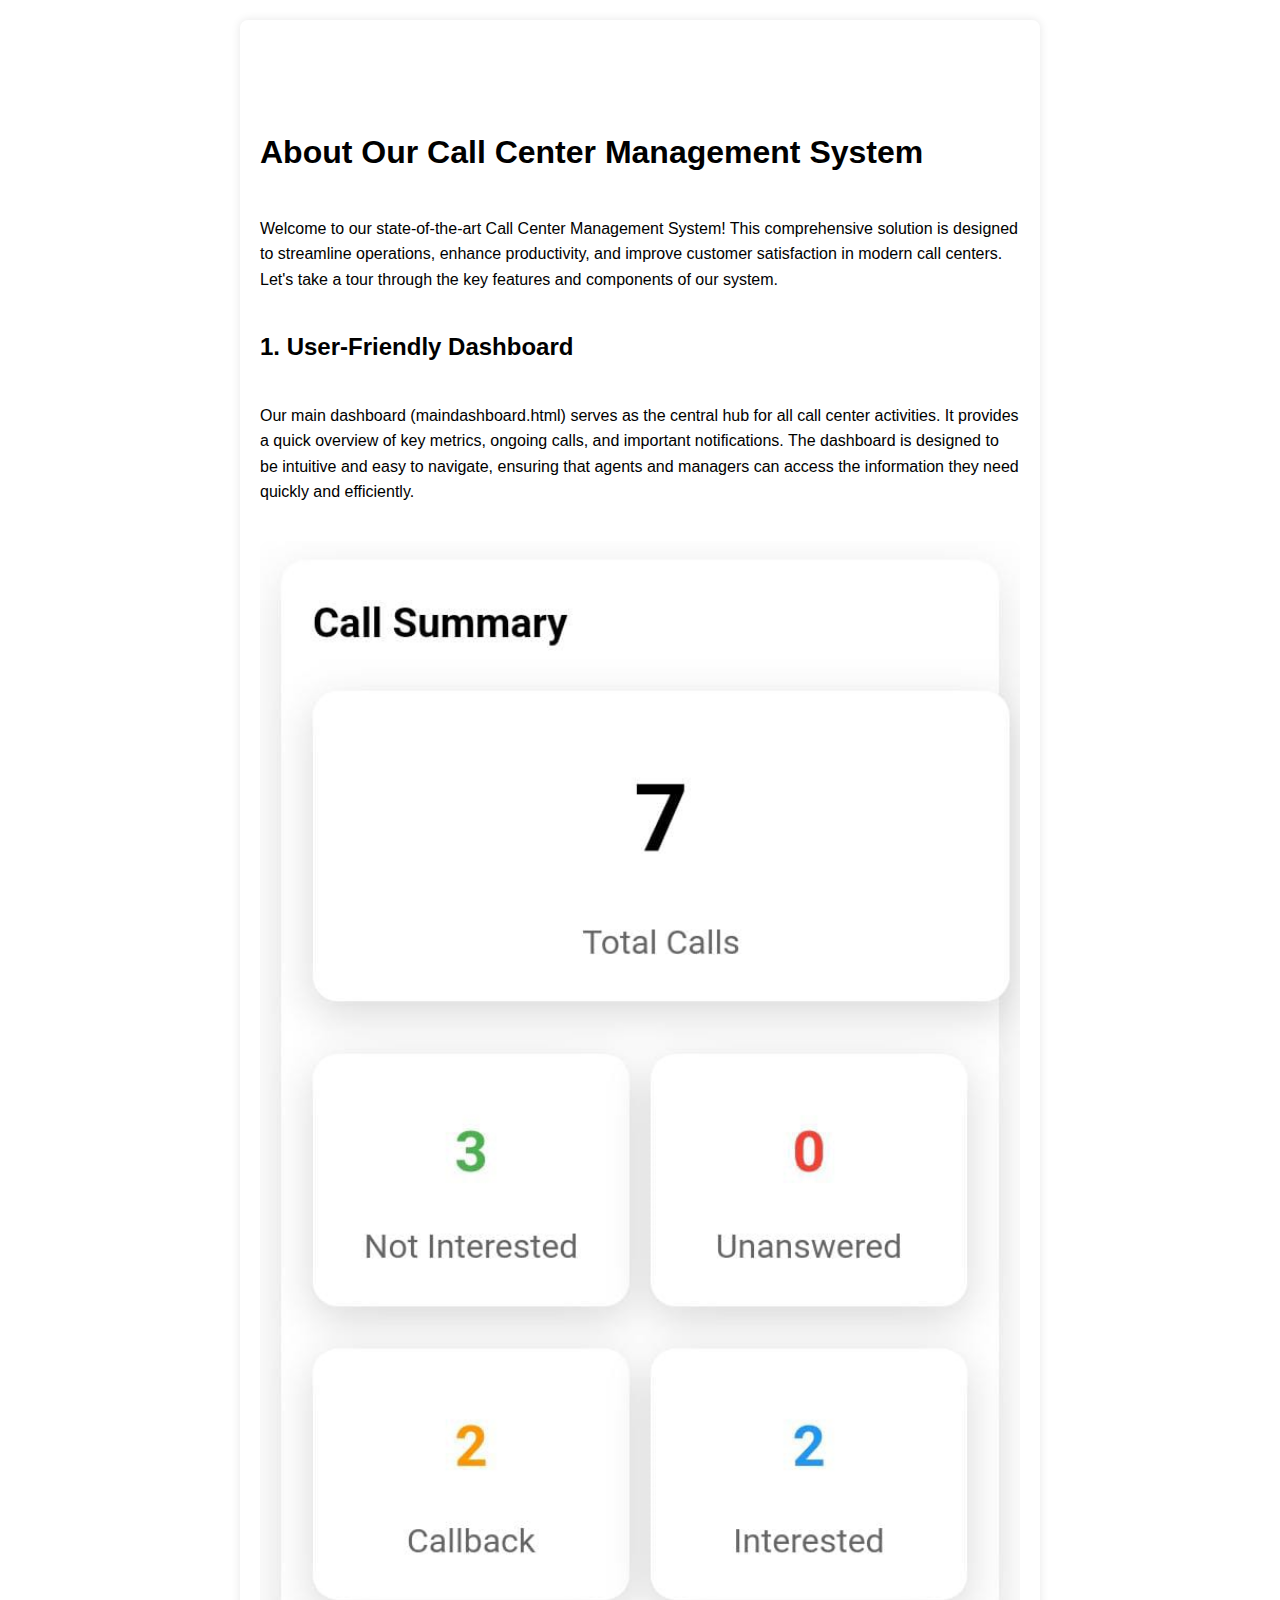
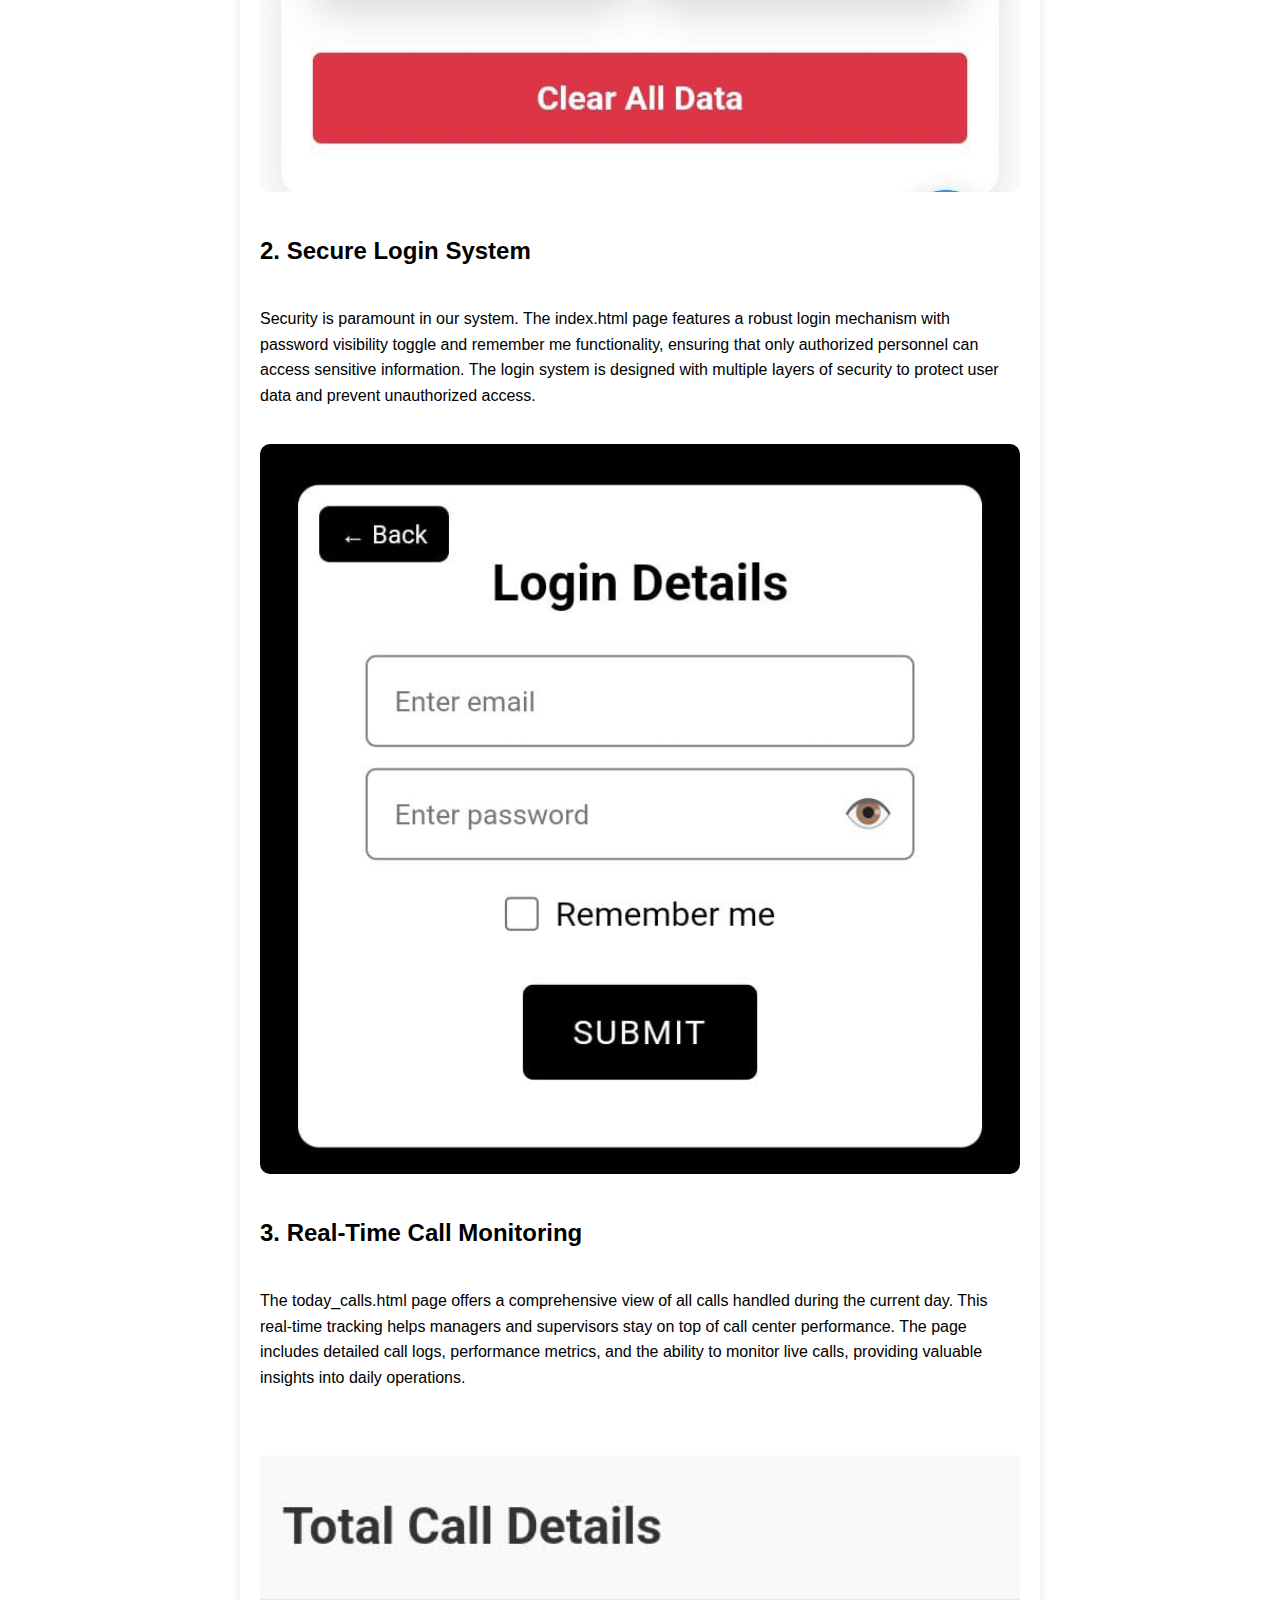
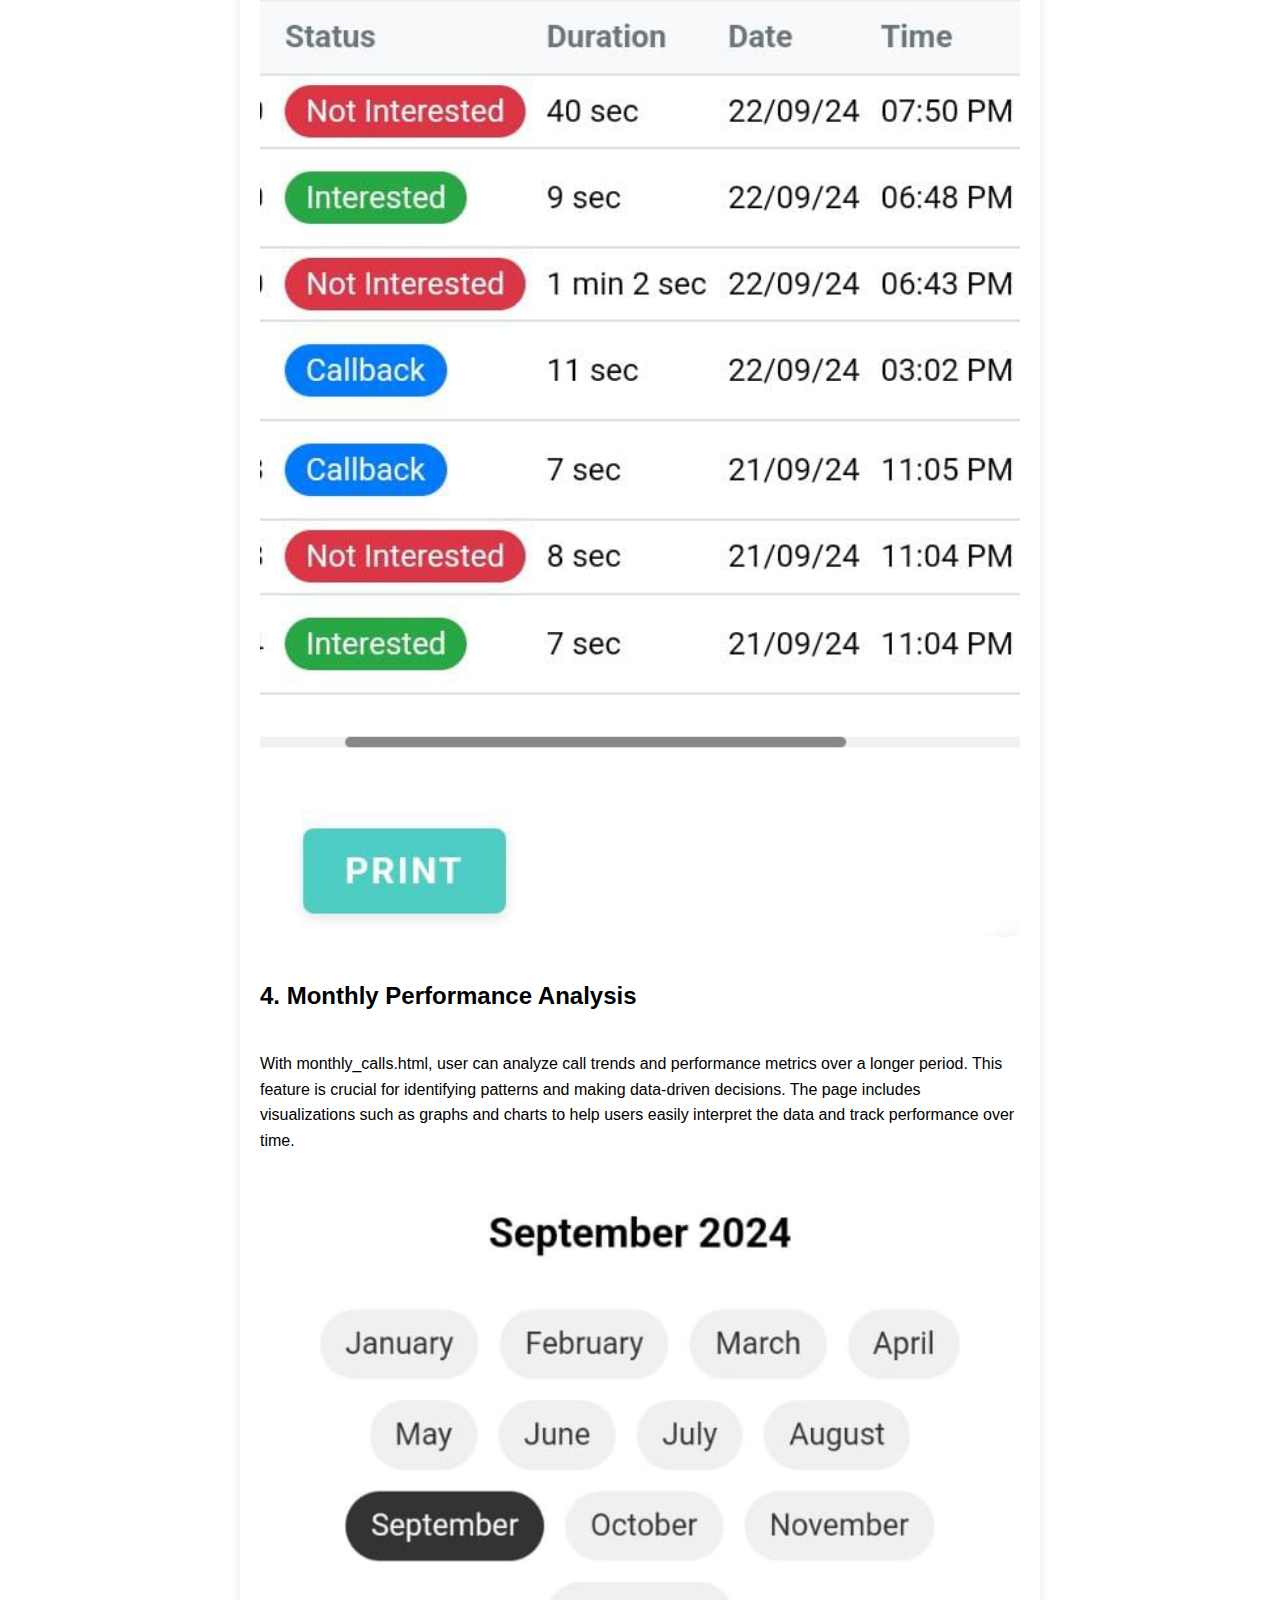
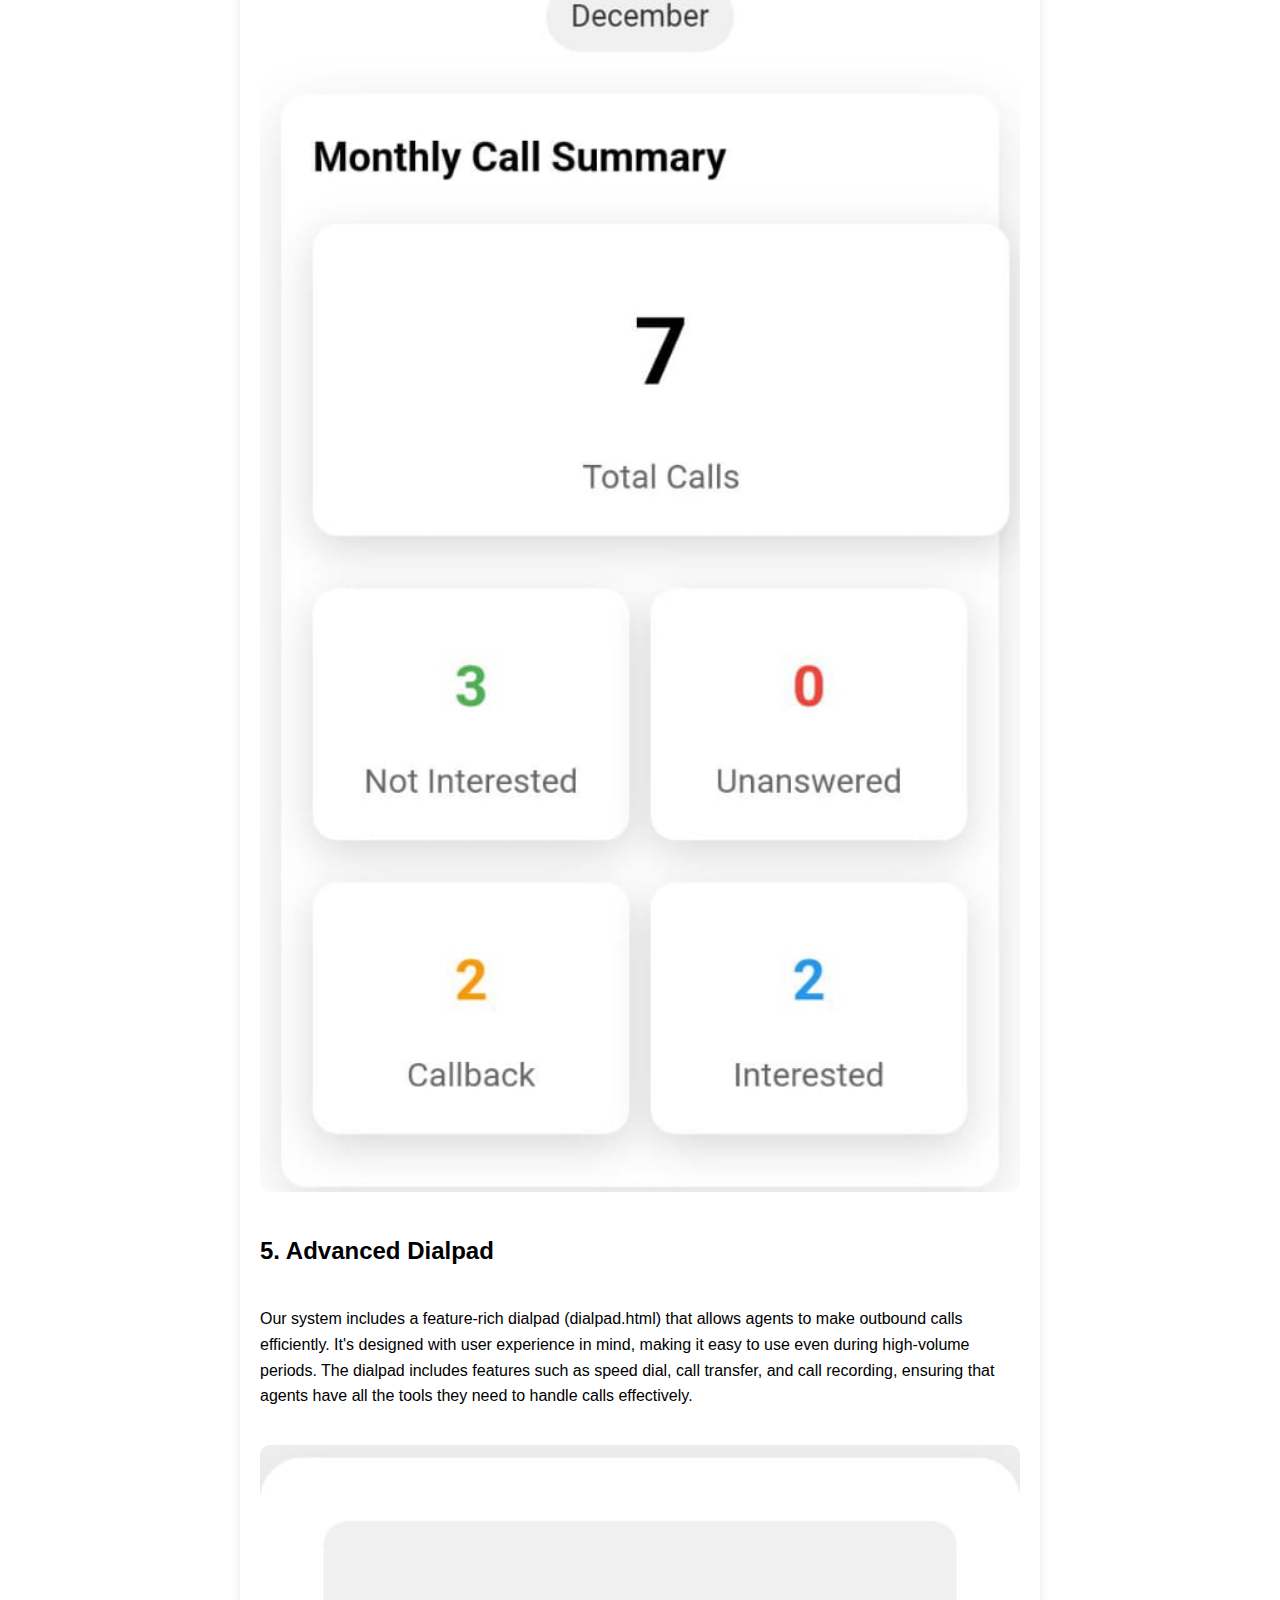
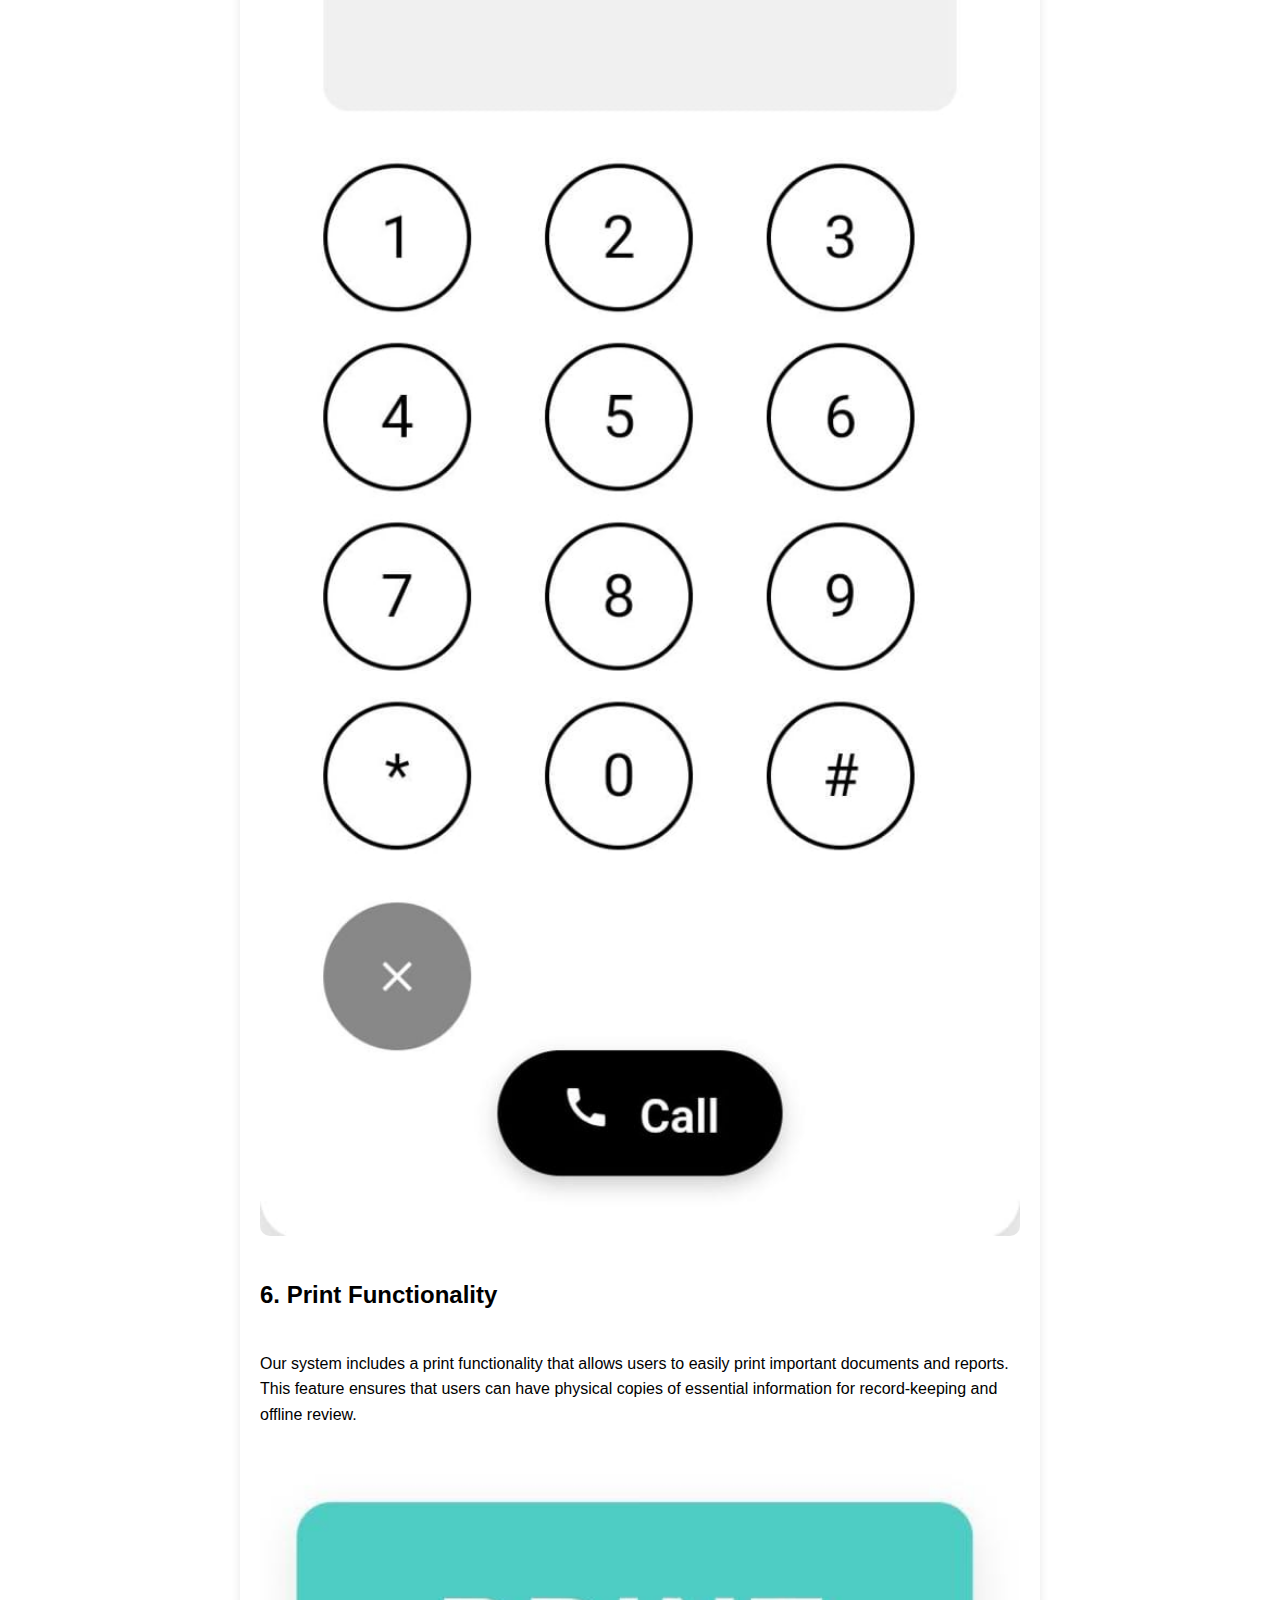
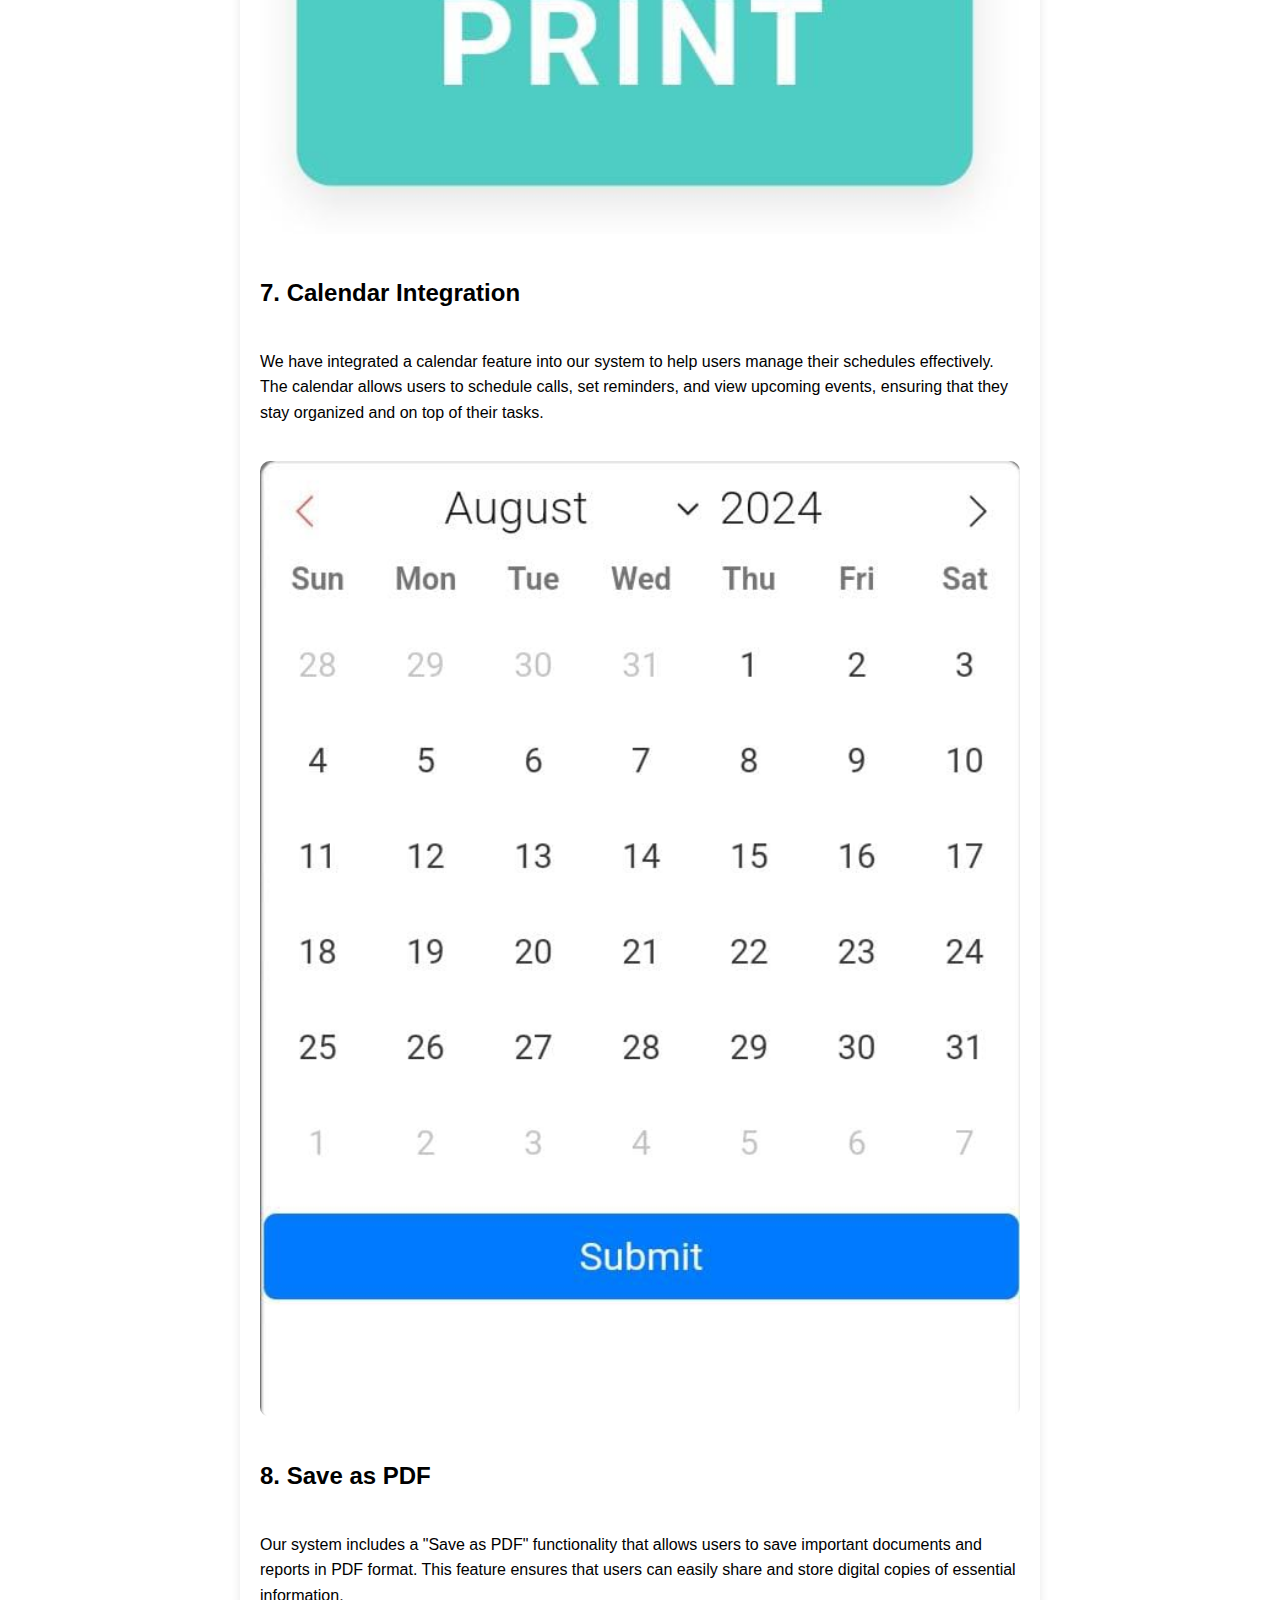
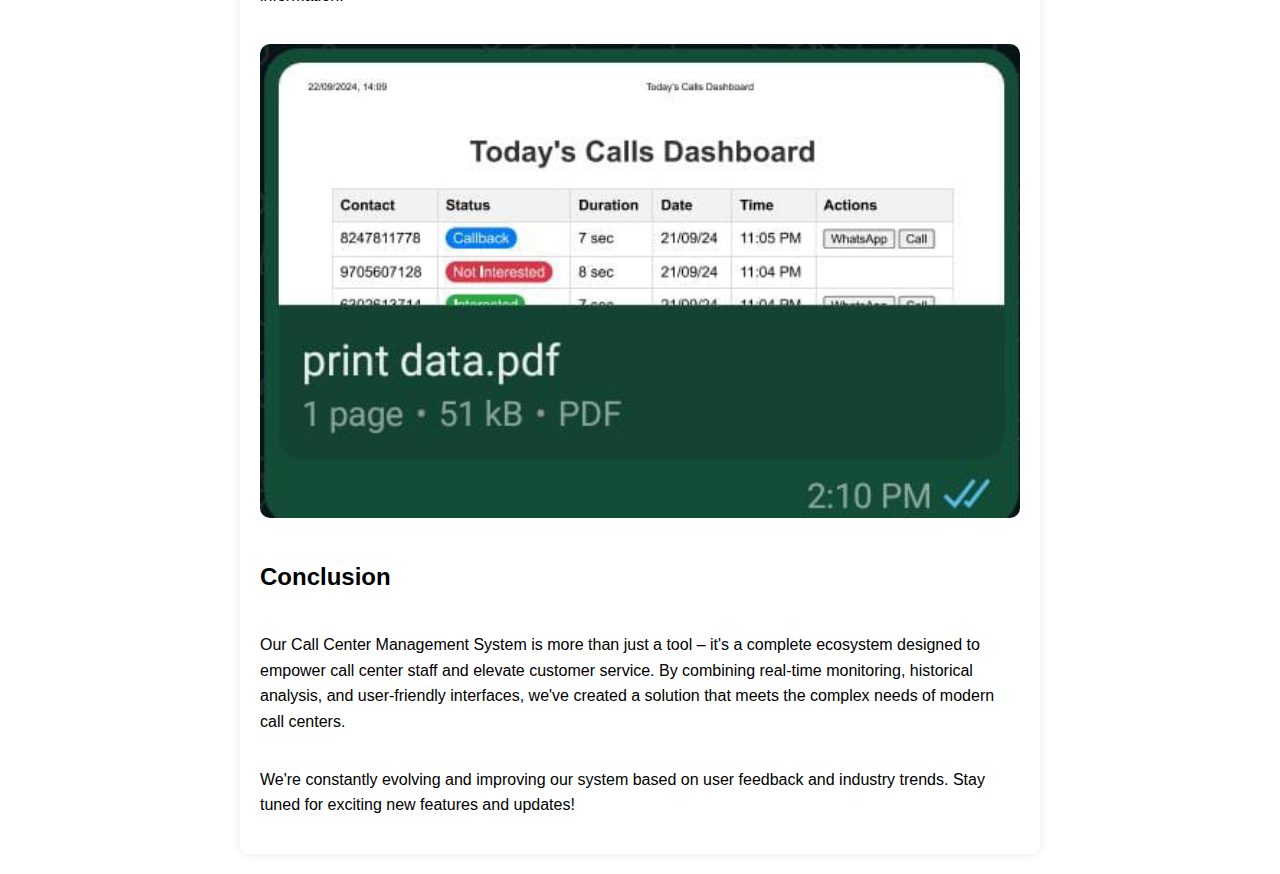
<file: about.html>
<!DOCTYPE html>
<html lang="en">
<head>
    <meta charset="UTF-8">
    <meta name="viewport" content="width=device-width, initial-scale=1.0">
    <title>About Our Call Center Management System</title>
    <link rel="stylesheet" href="style.css">
    <style>
        body {
            font-family: Arial, sans-serif;
            line-height: 1.6;
            color: var(--primary-color);
            background-color: var(--secondary-color);
            padding: 20px;
        }
        .container {
            max-width: 800px;
            margin: 0 auto;
        }
        h1, h2 {
            color: var(--accent-color);
        }
        .image-placeholder {
            background-color: #f0f0f0;
            height: 300px;
            display: flex;
            justify-content: center;
            align-items: center;
            margin: 20px 0;
            border-radius: 10px;
        }
        .responsive-image {
            width: 100%;
            height: auto;
            border-radius: 10px;
            margin: 20px 0;
        }
        .back-button {
            display: inline-block;
            margin-bottom: 20px;
            padding: 10px 20px;
            background-color: var(--accent-color);
            color: #fff;
            text-decoration: none;
            border-radius: 5px;
        }
    </style>
</head>
<body>
    <div class="container">
        <a href="index.html" class="back-button">Back</a>
        <h1>About Our Call Center Management System</h1>
        
        <p>Welcome to our state-of-the-art Call Center Management System! This comprehensive solution is designed to streamline operations, enhance productivity, and improve customer satisfaction in modern call centers. Let's take a tour through the key features and components of our system.</p>

        <h2>1. User-Friendly Dashboard</h2>
        <p>Our main dashboard (maindashboard.html) serves as the central hub for all call center activities. It provides a quick overview of key metrics, ongoing calls, and important notifications. The dashboard is designed to be intuitive and easy to navigate, ensuring that agents and managers can access the information they need quickly and efficiently.</p>
        <img src="images/dashboardwallah.jpg" alt="User-Friendly Dashboard" class="responsive-image">

        <h2>2. Secure Login System</h2>
        <p>Security is paramount in our system. The index.html page features a robust login mechanism with password visibility toggle and remember me functionality, ensuring that only authorized personnel can access sensitive information. The login system is designed with multiple layers of security to protect user data and prevent unauthorized access.</p>
        <img src="images/passwordwallah.jpg" alt="Secure Login System" class="responsive-image">

        <h2>3. Real-Time Call Monitoring</h2>
        <p>The today_calls.html page offers a comprehensive view of all calls handled during the current day. This real-time tracking helps managers and supervisors stay on top of call center performance. The page includes detailed call logs, performance metrics, and the ability to monitor live calls, providing valuable insights into daily operations.</p>
        <img src="images/realtimewallah.jpg" alt="Real-Time Call Monitoring" class="responsive-image">

        <h2>4. Monthly Performance Analysis</h2>
        <p>With monthly_calls.html, user can analyze call trends and performance metrics over a longer period. This feature is crucial for identifying patterns and making data-driven decisions. The page includes visualizations such as graphs and charts to help users easily interpret the data and track performance over time.</p>
        <img src="images/monthly wallah.jpg" alt="Monthly Performance Analysis" class="responsive-image">

        <h2>5. Advanced Dialpad</h2>
        <p>Our system includes a feature-rich dialpad (dialpad.html) that allows agents to make outbound calls efficiently. It's designed with user experience in mind, making it easy to use even during high-volume periods. The dialpad includes features such as speed dial, call transfer, and call recording, ensuring that agents have all the tools they need to handle calls effectively.</p>
        <img src="images/dialpadwallah.jpg" alt="Advanced Dialpad" class="responsive-image">

        <h2>6. Print Functionality</h2>
        <p>Our system includes a print functionality that allows users to easily print important documents and reports. This feature ensures that users can have physical copies of essential information for record-keeping and offline review.</p>
        <img src="images/printwallah.jpg" alt="Print Functionality" class="responsive-image">

        <h2>7. Calendar Integration</h2>
        <p>We have integrated a calendar feature into our system to help users manage their schedules effectively. The calendar allows users to schedule calls, set reminders, and view upcoming events, ensuring that they stay organized and on top of their tasks.</p>
        <img src="images/calenderwallah.jpg" alt="Calendar Integration" class="responsive-image">

        <h2>8. Save as PDF</h2>
        <p>Our system includes a "Save as PDF" functionality that allows users to save important documents and reports in PDF format. This feature ensures that users can easily share and store digital copies of essential information.</p>
        <img src="images/pdfwallah.jpg" alt="Save as PDF" class="responsive-image">

        <h2>Conclusion</h2>
        <p>Our Call Center Management System is more than just a tool – it's a complete ecosystem designed to empower call center staff and elevate customer service. By combining real-time monitoring, historical analysis, and user-friendly interfaces, we've created a solution that meets the complex needs of modern call centers.</p>

        <p>We're constantly evolving and improving our system based on user feedback and industry trends. Stay tuned for exciting new features and updates!</p>
    </div>
</body>
</html>
</file>
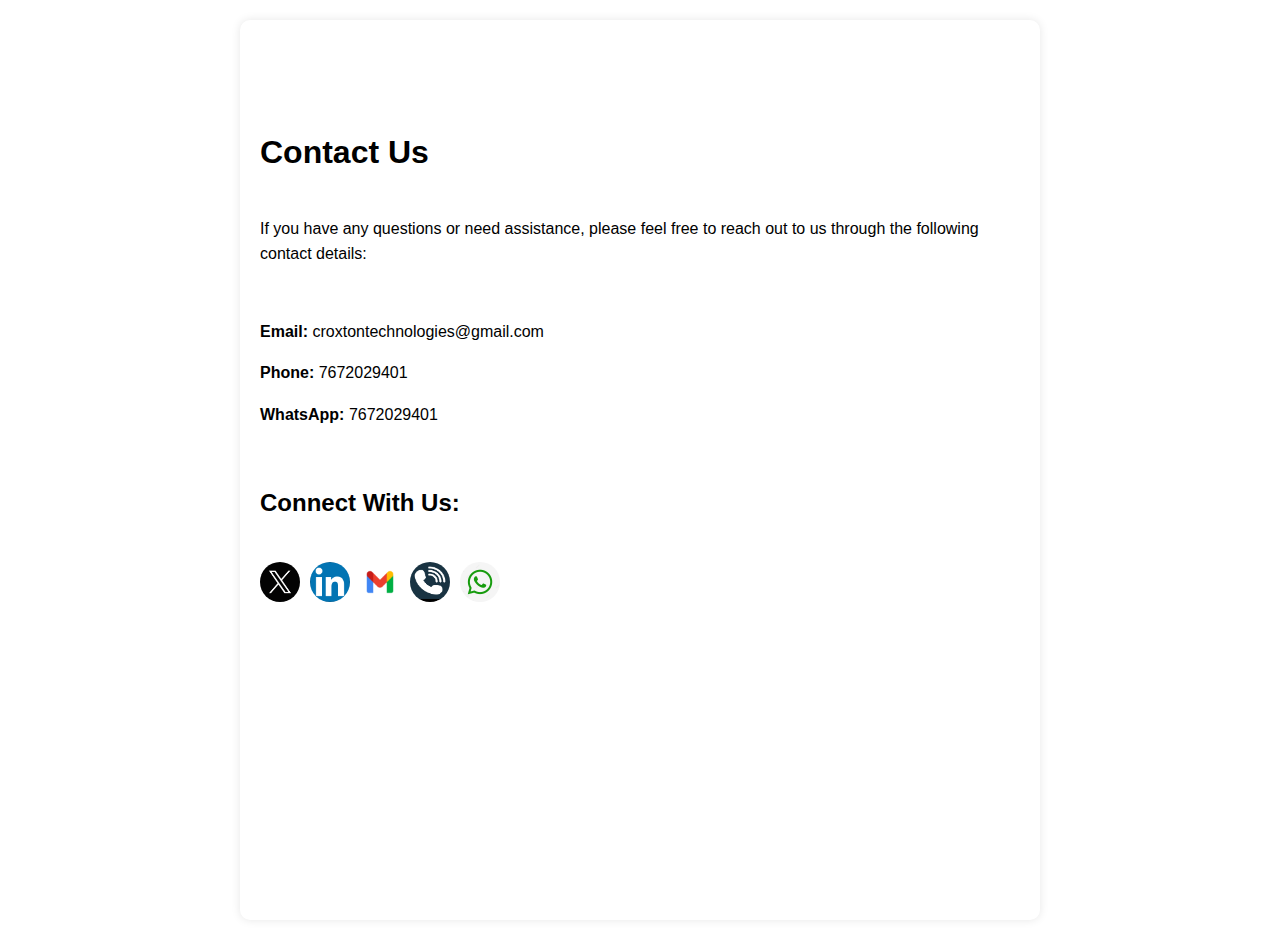
<file: help.html>
<!DOCTYPE html>
<html lang="en">
<head>
    <meta charset="UTF-8">
    <meta name="viewport" content="width=device-width, initial-scale=1.0">
    <title>Help & Contact</title>
    <link rel="stylesheet" href="style.css">
    <style>
        body {
            font-family: Arial, sans-serif;
            line-height: 1.6;
            color: var(--primary-color);
            background-color: var(--secondary-color);
            padding: 20px;
        }
        .container {
            max-width: 800px;
            margin: 0 auto;
            padding: 20px;
            background-color: #fff;
            border-radius: 10px;
            box-shadow: 0 0 10px rgba(0, 0, 0, 0.1);
        }
        h1, h2 {
            color: var(--accent-color);
        }
        .contact-info {
            margin: 20px 0;
        }
        .social-icons {
            display: flex;
            flex-wrap: wrap;
            gap: 10px;
            margin: 20px 0;
        }
        .social-icons a {
            text-decoration: none;
            color: var(--primary-color);
            font-size: 24px;
        }
        .social-icons img {
            width: 40px;
            height: 40px;
            border-radius: 50%;
            transition: transform 0.3s;
        }
        .social-icons img:hover {
            transform: scale(1.1);
        }
        .back-button {
            display: inline-block;
            margin-bottom: 20px;
            padding: 10px 20px;
            background-color: var(--accent-color);
            color: #fff;
            text-decoration: none;
            border-radius: 5px;
        }
        @media (max-width: 600px) {
            .container {
                padding: 10px;
            }
            .social-icons img {
                width: 30px;
                height: 30px;
            }
        }
    </style>
</head>
<body>
    <div class="container">
        <a href="index.html" class="back-button">Back</a>
        <h1>Contact Us</h1>
        <p>If you have any questions or need assistance, please feel free to reach out to us through the following contact details:</p>
        
        <div class="contact-info">
            <p><strong>Email:</strong> croxtontechnologies@gmail.com</p>
            <p><strong>Phone:</strong> 7672029401</p>
            <p><strong>WhatsApp:</strong> 7672029401</p>
        </div>

        <h2>Connect With Us:</h2>
        <div class="social-icons">
            <a href="https://x.com/croxtonai" target="_blank">
                <img src="images/twitter.jpg" alt="Twitter">
            </a>
            <a href="https://www.linkedin.com/company/croxton-technologies/?viewAsMember=true" target="_blank">
                <img src="images/linkedin.jpg" alt="LinkedIn">
            </a>
            <a href="mailto:croxtontechnologies@gmail.com">
                <img src="images/gmail.jpg" alt="Gmail">
            </a>
            <a href="tel:+917672029401">
                <img src="images/call.jpg" alt="Call">
            </a>
            <a href="https://wa.me/+917672029401" target="_blank">
                <img src="images/whatsapp.jpg" alt="WhatsApp">
            </a>
        </div>

    
    </div>
</body>
</html>
</file>
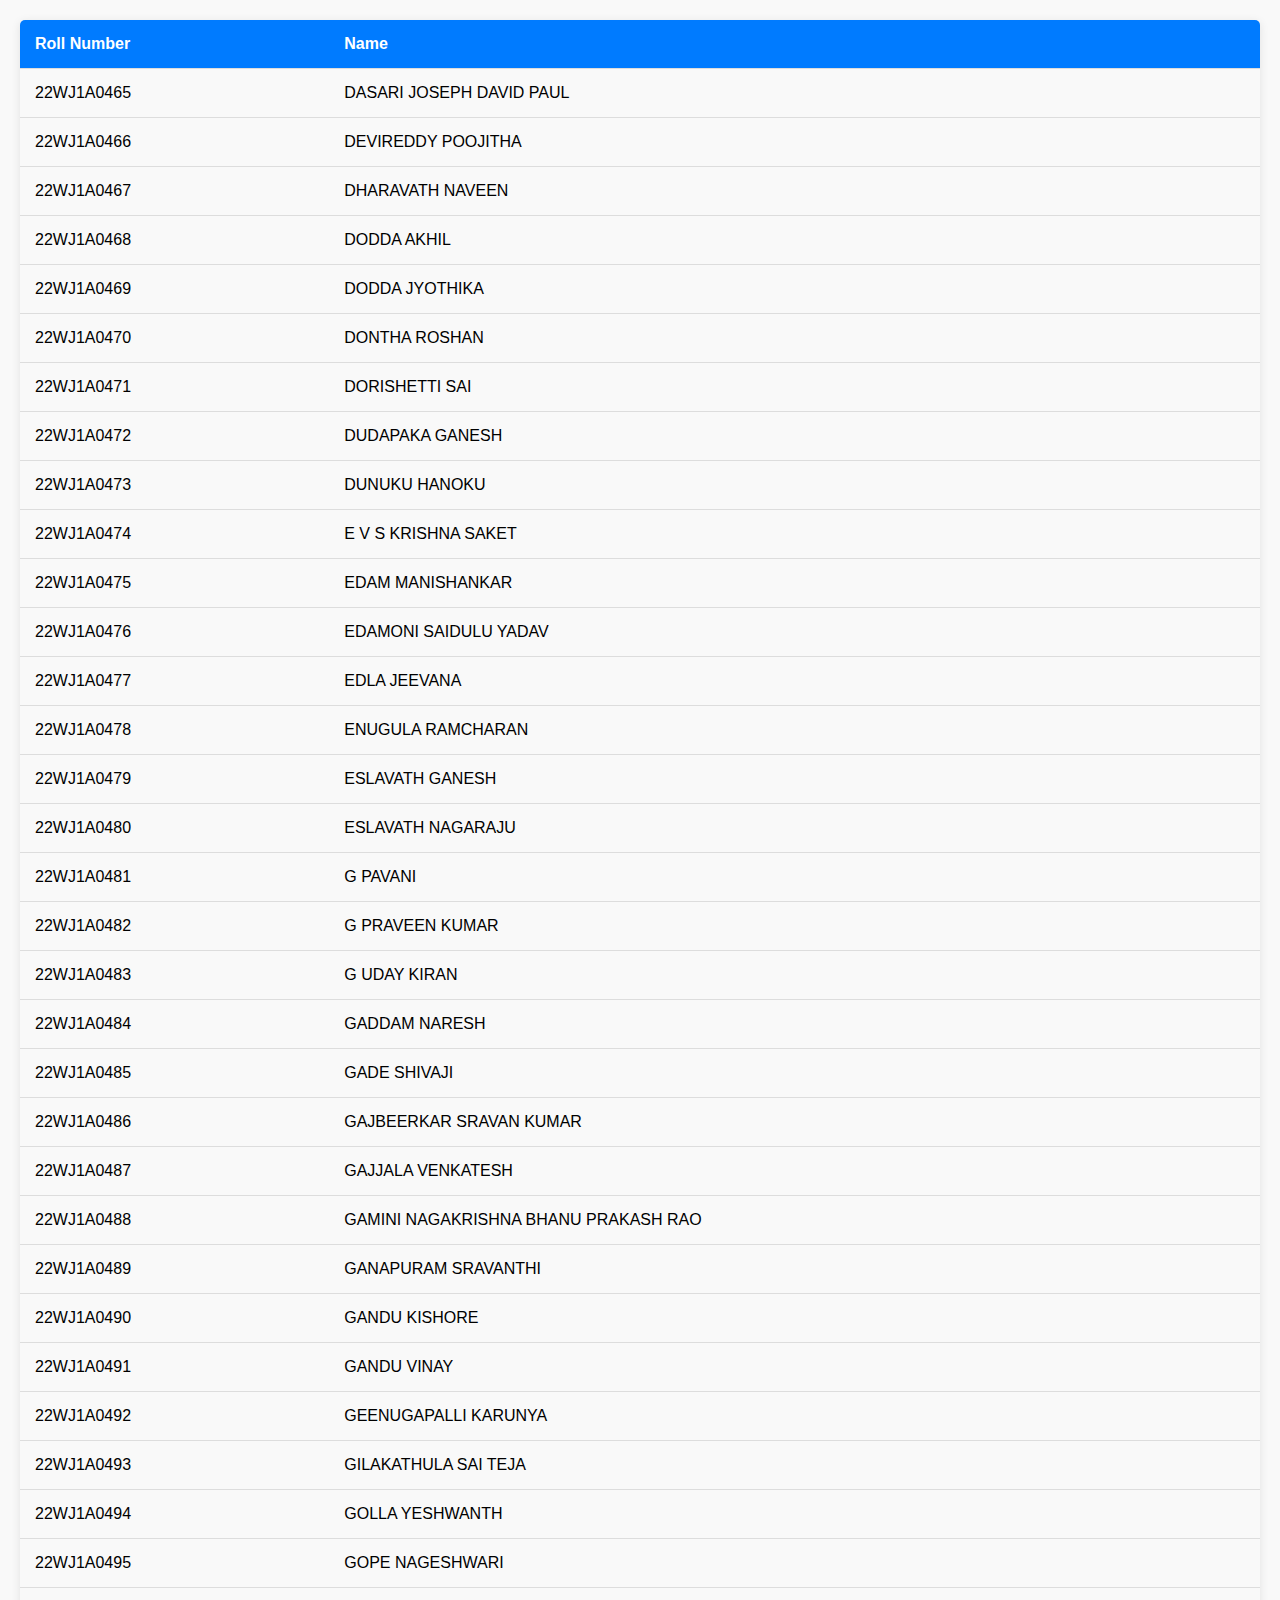
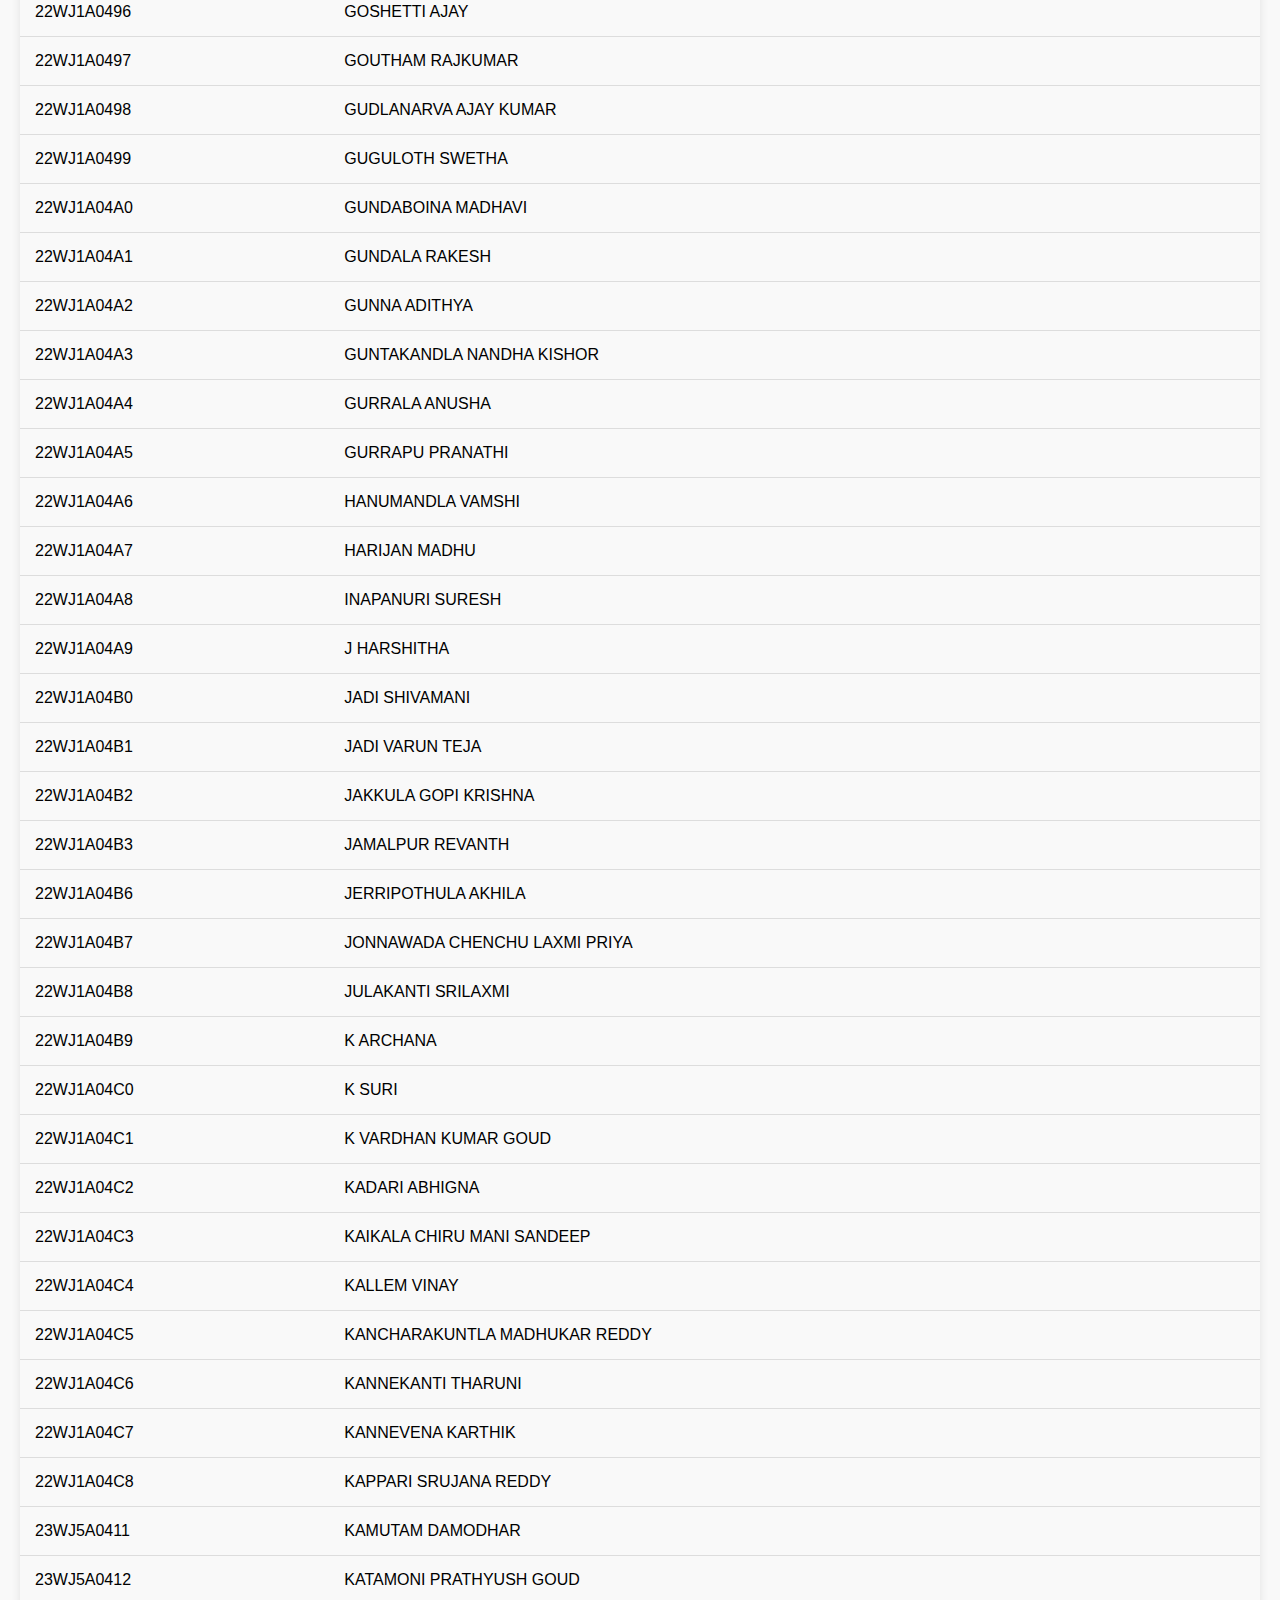
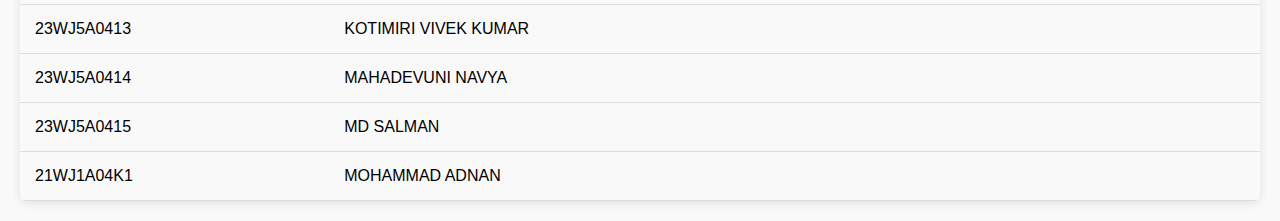
<file: images/dialpadupdate/students.html>
<!DOCTYPE html>
<html>
<head>
  <title>Student Roll Numbers and Names</title>
  <style>
    /* Table Styles */
    /* General Styles */
body {
  margin: 0;
  padding: 20px;
  font-family: Arial, sans-serif;
  background-color: #f9f9f9;
}

/* Table Styles */
table {
  width: 100%;
  border-collapse: collapse;
  box-shadow: 0 2px 10px rgba(0, 0, 0, 0.1);
  border-radius: 5px;
  overflow: hidden; /* Ensures rounded corners */
}

th, td {
  padding: 15px;
  text-align: left;
  border-bottom: 1px solid #ddd;
}

th {
  background-color: #007BFF; /* Primary color */
  color: white;
  font-weight: bold;
}

tr:hover {
  background-color: #f1f1f1; /* Light gray on hover */
}

/* Responsive Styles */
@media (max-width: 767px) {
  table {
    font-size: 14px;
  }

  th, td {
    padding: 12px;
  }
}

@media (max-width: 480px) {
  table {
    font-size: 12px;
  }

  th, td {
    padding: 10px;
  }
}
  </style>
</head>
<body>
  <table>
    <tr>
      <th>Roll Number</th>
      <th>Name</th>
    </tr>
    <tr>
      <td>22WJ1A0465</td>
      <td>DASARI JOSEPH DAVID PAUL</td>
    </tr>
    <tr>
      <td>22WJ1A0466</td>
      <td>DEVIREDDY POOJITHA</td>
    </tr>
    <tr>
      <td>22WJ1A0467</td>
      <td>DHARAVATH NAVEEN</td>
    </tr>
    <tr>
      <td>22WJ1A0468</td>
      <td>DODDA AKHIL</td>
    </tr>
    <tr>
      <td>22WJ1A0469</td>
      <td>DODDA JYOTHIKA</td>
    </tr>
    <tr>
      <td>22WJ1A0470</td>
      <td>DONTHA ROSHAN</td>
    </tr>
    <tr>
      <td>22WJ1A0471</td>
      <td>DORISHETTI SAI</td>
    </tr>
    <tr>
      <td>22WJ1A0472</td>
      <td>DUDAPAKA GANESH</td>
    </tr>
    <tr>
      <td>22WJ1A0473</td>
      <td>DUNUKU HANOKU</td>
    </tr>
    <tr>
      <td>22WJ1A0474</td>
      <td>E V S KRISHNA SAKET</td>
    </tr>
    <tr>
      <td>22WJ1A0475</td>
      <td>EDAM MANISHANKAR</td>
    </tr>
    <tr>
      <td>22WJ1A0476</td>
      <td>EDAMONI SAIDULU YADAV</td>
    </tr>
    <tr>
      <td>22WJ1A0477</td>
      <td>EDLA JEEVANA</td>
    </tr>
    <tr>
      <td>22WJ1A0478</td>
      <td>ENUGULA RAMCHARAN</td>
    </tr>
    <tr>
      <td>22WJ1A0479</td>
      <td>ESLAVATH GANESH</td>
    </tr>
    <tr>
      <td>22WJ1A0480</td>
      <td>ESLAVATH NAGARAJU</td>
    </tr>
    <tr>
      <td>22WJ1A0481</td>
      <td>G PAVANI</td>
    </tr>
    <tr>
      <td>22WJ1A0482</td>
      <td>G PRAVEEN KUMAR</td>
    </tr>
    <tr>
      <td>22WJ1A0483</td>
      <td>G UDAY KIRAN</td>
    </tr>
    <tr>
      <td>22WJ1A0484</td>
      <td>GADDAM NARESH</td>
    </tr>
    <tr>
      <td>22WJ1A0485</td>
      <td>GADE SHIVAJI</td>
    </tr>
    <tr>
      <td>22WJ1A0486</td>
      <td>GAJBEERKAR SRAVAN KUMAR</td>
    </tr>
    <tr>
      <td>22WJ1A0487</td>
      <td>GAJJALA VENKATESH</td>
    </tr>
    <tr>
      <td>22WJ1A0488</td>
      <td>GAMINI NAGAKRISHNA BHANU PRAKASH RAO</td>
    </tr>
    <tr>
      <td>22WJ1A0489</td>
      <td>GANAPURAM SRAVANTHI</td>
    </tr>
    <tr>
      <td>22WJ1A0490</td>
      <td>GANDU KISHORE</td>
    </tr>
    <tr>
      <td>22WJ1A0491</td>
      <td>GANDU VINAY</td>
    </tr>
    <tr>
      <td>22WJ1A0492</td>
      <td>GEENUGAPALLI KARUNYA</td>
    </tr>
    <tr>
      <td>22WJ1A0493</td>
      <td>GILAKATHULA SAI TEJA</td>
    </tr>
    <tr>
      <td>22WJ1A0494</td>
      <td>GOLLA YESHWANTH</td>
    </tr>
    <tr>
      <td>22WJ1A0495</td>
      <td>GOPE NAGESHWARI</td>
    </tr>
    <tr>
      <td>22WJ1A0496</td>
      <td>GOSHETTI AJAY</td>
    </tr>
    <tr>
      <td>22WJ1A0497</td>
      <td>GOUTHAM RAJKUMAR</td>
    </tr>
    <tr>
      <td>22WJ1A0498</td>
      <td>GUDLANARVA AJAY KUMAR</td>
    </tr>
    <tr>
      <td>22WJ1A0499</td>
      <td>GUGULOTH SWETHA</td>
    </tr>
    <tr>
      <td>22WJ1A04A0</td>
      <td>GUNDABOINA MADHAVI</td>
    </tr>
    <tr>
      <td>22WJ1A04A1</td>
      <td>GUNDALA RAKESH</td>
    </tr>
    <tr>
      <td>22WJ1A04A2</td>
      <td>GUNNA ADITHYA</td>
    </tr>
    <tr>
      <td>22WJ1A04A3</td>
      <td>GUNTAKANDLA NANDHA KISHOR</td>
    </tr>
    <tr>
      <td>22WJ1A04A4</td>
      <td>GURRALA ANUSHA</td>
    </tr>
    <tr>
      <td>22WJ1A04A5</td>
      <td>GURRAPU PRANATHI</td>
    </tr>
    <tr>
      <td>22WJ1A04A6</td>
      <td>HANUMANDLA VAMSHI</td>
    </tr>
    <tr>
      <td>22WJ1A04A7</td>
      <td>HARIJAN MADHU</td>
    </tr>
    <tr>
      <td>22WJ1A04A8</td>
      <td>INAPANURI SURESH</td>
    </tr>
    <tr>
      <td>22WJ1A04A9</td>
      <td>J HARSHITHA</td>
    </tr>
    <tr>
      <td>22WJ1A04B0</td>
      <td>JADI SHIVAMANI</td>
    </tr>
    <tr>
      <td>22WJ1A04B1</td>
      <td>JADI VARUN TEJA</td>
    </tr>
    <tr>
      <td>22WJ1A04B2</td>
      <td>JAKKULA GOPI KRISHNA</td>
    </tr>
    <tr>
      <td>22WJ1A04B3</td>
      <td>JAMALPUR REVANTH</td>
    </tr>
    <tr>
      <td>22WJ1A04B6</td>
      <td>JERRIPOTHULA AKHILA</td>
    </tr>
    <tr>
      <td>22WJ1A04B7</td>
      <td>JONNAWADA CHENCHU LAXMI PRIYA</td>
    </tr>
    <tr>
      <td>22WJ1A04B8</td>
      <td>JULAKANTI SRILAXMI</td>
    </tr>
    <tr>
      <td>22WJ1A04B9</td>
      <td>K ARCHANA</td>
    </tr>
    <tr>
      <td>22WJ1A04C0</td>
      <td>K SURI</td>
    </tr>
    <tr>
      <td>22WJ1A04C1</td>
      <td>K VARDHAN KUMAR GOUD</td>
    </tr>
    <tr>
      <td>22WJ1A04C2</td>
      <td>KADARI ABHIGNA</td>
    </tr>
    <tr>
      <td>22WJ1A04C3</td>
      <td>KAIKALA CHIRU MANI SANDEEP</td>
    </tr>
    <tr>
      <td>22WJ1A04C4</td>
      <td>KALLEM VINAY</td>
    </tr>
    <tr>
      <td>22WJ1A04C5</td>
      <td>KANCHARAKUNTLA MADHUKAR REDDY</td>
    </tr>
    <tr>
      <td>22WJ1A04C6</td>
      <td>KANNEKANTI THARUNI</td>
    </tr>
    <tr>
      <td>22WJ1A04C7</td>
      <td>KANNEVENA KARTHIK</td>
    </tr>
    <tr>
      <td>22WJ1A04C8</td>
      <td>KAPPARI SRUJANA REDDY</td>
    </tr>
    <tr>
      <td>23WJ5A0411</td>
      <td>KAMUTAM DAMODHAR</td>
    </tr>
    <tr>
      <td>23WJ5A0412</td>
      <td>KATAMONI PRATHYUSH GOUD</td>
    </tr>
    <tr>
      <td>23WJ5A0413</td>
      <td>KOTIMIRI VIVEK KUMAR</td>
    </tr>
    <tr>
      <td>23WJ5A0414</td>
      <td>MAHADEVUNI NAVYA</td>
    </tr>
    <tr>
      <td>23WJ5A0415</td>
      <td>MD SALMAN</td>
    </tr>
    <tr>
      <td>21WJ1A04K1</td>
      <td>MOHAMMAD ADNAN</td>
    </tr>
  </table>
  <script>
    function openStudentsPage() {
  window.open('students.html', '_blank');
}

// Add this to your existing DOMContentLoaded event listener
document.addEventListener('DOMContentLoaded', function() {
  // ... your existing code ...

  // Add event listener for the Students button
  document.getElementById('studentsBtn').addEventListener('click', openStudentsPage);
});
  </script>
</body>
</html>
</file>
<file: style.css>
.card-footer {
    padding: 15px;
    display: flex;
}
.card-footer .btn {
    flex: 1;
    border-radius: 4px;
    font-size: 14px;
    font-weight: bold;
    text-transform: uppercase;
    letter-spacing: 1px;
    transition: all 0.3s ease;
    box-shadow: 0 2px 5px rgba(0, 0, 0, 0.1);
}
.card-footer .btn:hover {
    transform: translateY(-2px);
    box-shadow: 0 4px 8px rgba(0, 0, 0, 0.15);
}
.card-footer .btn-danger {
    background-color: #6f0e0e;
    border-color: #7b0d0d;
}
.card-footer .btn-primary {
    background-color: #4ecdc4;
    border-color: #4ecdc4;
}



body {
    font-family: Arial, sans-serif;
    line-height: 1.6;
    margin: 0;
    padding: 20px;
    background-color: #f4f4f4;
}
.card-header{
    display: flex;
    justify-content: space-between;
}

.container {
    max-width: 1200px;
    margin: 0 auto;
    background-color: #fff;
    padding: 20px;
    border-radius: 8px;
    box-shadow: 0 0 10px rgba(0, 0, 0, 0.1);
}

.header {
    display: flex;
    justify-content: space-between;
    align-items: center;
    margin-bottom: 20px;
    flex-wrap: nowrap;
}

.header h1 {
    margin: 0;
}

.header-buttons {
    display: flex;
    gap: 10px;
}

.btn {
    padding: 8px 16px;
    border: none;
    border-radius: 4px;
    cursor: pointer;
}

.btn-dark {
    background-color: #333;
    color: #fff;
    margin-right: 10px;
}

/* You can remove or comment out these styles if they're not used elsewhere */
/*
.cards {
    display: grid;
    grid-template-columns: repeat(auto-fit, minmax(250px, 1fr));
    gap: 20px;
    margin-bottom: 20px;
}
*/
.card {
    background-color: #fff;
    border-radius: 12px;
    box-shadow: 0 8px 25px rgba(0, 0, 0, 0.12);
    padding: 25px;
    margin-bottom: 30px;
}

.card:hover {
    box-shadow: 0 12px 35px rgba(0, 0, 0, 0.16);
    transition: box-shadow 0.3s ease;
}

.card h2 {
    margin-top: 0;
    font-size: 1.2em;
}

.card .number {
    font-size: 3.5em;
    font-weight: bold;
    margin: 10px 0;
}

.green {
    color: #4CAF50;
}

.red {
    color: #F44336;
}

.call-summary {
    display: flex;
    flex-direction: column;
    gap: 10px;
}

.summary-row {
    display: flex;
    justify-content: space-between;
    gap: 10px;
}

.summary-card {
    flex: 1;
    min-width: 0;
    /* Allow shrinking below content size */
    padding: 15px;
    background-color: #ffffff;
    border-radius: 12px;
    box-shadow: 0 6px 20px rgba(0, 0, 0, 0.15);
    text-align: center;
    transition: transform 0.3s ease, box-shadow 0.3s ease;
}

.summary-card:hover {
    transform: translateY(-5px);
    box-shadow: 0 10px 30px rgba(0, 0, 0, 0.2);
}

.summary-card .number {
    font-size: 3.5em;
    font-weight: bold;
    margin-bottom: 10px;
}

.summary-card div:last-child {
    font-size: 1.2em;
    color: #666;
}

/* Media queries for consistent layout on all devices */
@media (max-width: 768px) {
    .container {
        padding: 10px;
}

.header {
        flex-direction: row;
        align-items: center;
        justify-content: space-between;
    }

    .dashboard-title {
        font-size: 1.2em;
        max-width: 60%;
    }

    .header-buttons {
        margin-top: 0;
        width: auto;
    }

    .call-summary {
        flex-direction: column;
    }

    .summary-row {
        flex-direction: row;
        flex-wrap: nowrap;
    }

    .summary-card {
        flex-basis: calc(50% - 5px);
        padding: 10px;
    }

    .summary-card .number {
        font-size: 2.6rem;
        font-weight: bold;
    }

    .summary-card div:last-child {
        font-size: 0.8em;
    }

    .call-details-table {
        font-size: 14px;
    }

    .call-details-table th,
    .call-details-table td {
        padding: 8px;
    }
}

@media (max-width: 480px) {
    .dashboard-title {
        font-size: 1em;
        max-width: 50%;
    }

    .summary-row {
        flex-wrap: nowrap;
    }

    .summary-card {
        flex-basis: calc(50% - 5px);
        padding: 8px;
    }

    .summary-card .number {
        font-size: 2.4rem;
    }

    .summary-card div:last-child {
        font-size: 0.7em;
    }

    .call-details-table {
        font-size: 12px;
    }

    .call-details-table th,
    .call-details-table td {
        padding: 6px;
    }
}

/* Adjust the floating image for better mobile visibility */
.floating-image {
    bottom: 10px;
    right: 10px;
    width: 50px;
    height: 50px;
}

.blue {
    color: #2196F3;
}

.status-interested {
    background-color: #063f0c;
    color: #ffffff;
}

.status-uninterested {
    background-color: #FFEBEE;
    color: #F44336;
}

.orange {
    color: #FF9800;
}

.status-answered {
    background-color: #E8F5E9;
    color: #4CAF50;
}

.status-not-answered {
    background-color: #FFEBEE;
    color: #F44336;
}

.status-call-back {
    background-color: #FFF3E0;
    color: #FF9800;
}


@media (max-width: 768px) {
    .container {
        padding: 10px;
    }

    .header {
        flex-direction: column;
        align-items: flex-start;
    }

    .header-buttons {
        margin-top: 10px;
        width: 100%;
    display: flex;
    justify-content: space-between;
    }

    .cards {
        grid-template-columns: 1fr;
    }

    .call-summary {
        flex-wrap: nowrap;
        /* Ensure no wrapping on mobile */
    }

    .call-summary>div {
        flex: 1;
        margin-bottom: 0;
        min-width: 0;
    }

    .call-summary .number {
        font-size: 1.5em;
        /* Further reduce font size on mobile */
    }

    .call-summary div div:last-child {
        font-size: 1em;
        /* Reduce label font size */
    }

    table {
        font-size: 14px;
    }

    th,
    td {
        padding: 8px;
    }

    .summary-row {
    flex-wrap: wrap;
    }

    .summary-card {
        flex-basis: calc(50% - 7.5px);
        margin-bottom: 15px;
    }
}

@media (max-width: 480px) {
    .card {
        padding: 15px;
    }

    .card .number {
        font-size: 2em;
    }

    th,
    td {
        padding: 6px;
    }

    .status {
        font-size: 0.8em;
    }

    .call-summary .number {
        font-size: 1.2em;
        /* Even smaller font size for very small screens */
    }

    .call-summary div div:last-child {
        font-size: 1rem;
        /* Further reduce label font size */
    }

    .summary-card {
        flex-basis: 100%;
    }

    .summary-card .number {
        font-size: 1.2em;
    }

    .summary-card div:last-child {
        font-size: 0.7em;
    }
}

.dashboard-title {
    margin: 0;
    white-space: nowrap;
    overflow: hidden;
    text-overflow: ellipsis;
    max-width: 70%;
    /* Adjust this value as needed */
}

@media (max-width: 768px) {
    .header {
        flex-direction: row;
        align-items: center;
    }

    .dashboard-title {
        font-size: 1.2em;
        /* Reduce font size on smaller screens */
        max-width: 60%;
        /* Adjust as needed */
}

.header-buttons {
        margin-top: 0;
        width: auto;
    }
}

@media (max-width: 480px) {
    .dashboard-title {
        font-size: 1em;
        /* Further reduce font size on very small screens */
        max-width: 50%;
        /* Adjust as needed */
    }
}

.floating-image {
    position: fixed;
    bottom: 20px;
    right: 20px;
    width: 60px;
    height: 60px;
    border-radius: 50%;
    overflow: hidden;
    box-shadow: 0 2px 10px rgba(0, 0, 0, 0.2);
    z-index: 1000;
    cursor: pointer;
    transition: transform 0.2s ease;
}

.floating-image:hover {
    transform: scale(1.1);
}

.floating-image img {
    width: 100%;
    height: 100%;
    object-fit: cover;
}

.btn-danger {
    background-color: #dc3545;
    color: white;
    margin-top: 15px;
    width: 20%;
    padding: 12px 0;
    font-size: 16px;
    font-weight: bold;
    margin-top: 0px;
    margin-bottom: 10px;
}

.btn-danger:hover {
    background-color: #c82333;
}

.modal {
    display: none;
    position: fixed;
    z-index: 1;
    left: 0;
    top: 0;
    width: 100%;
    height: 100%;
    overflow: auto;
    background-color: rgba(0, 0, 0, 0.4);
}

.modal-content {
    background-color: #fefefe;
    margin: 15% auto;
    padding: 20px;
    border: 1px solid #888;
    width: 80%;
    max-width: 400px;
    border-radius: 5px;
    text-align: center;
}

.modal-buttons {
    margin-top: 20px;
}

.modal-buttons button {
    margin: 0 10px;
}

.current-date {
    text-align: center;
    font-size: 1.2em;
    margin-bottom: 20px;
    font-weight: bold;
}

/* Add these styles for the table */
.table-responsive {
    overflow-x: auto;
}

.call-details-table {
    width: 100%;
    border-collapse: collapse;
    margin-bottom: 1rem;
}

.call-details-table th,
.call-details-table td {
    padding: 0.75rem;
    text-align: left;
    border-bottom: 1px solid #dee2e6;
}

.call-details-table th {
    background-color: #f8f9fa;
    font-weight: bold;
}

/* Improve mobile responsiveness */
@media (max-width: 768px) {
    .container {
        padding: 10px;
    }

    .header {
        flex-direction: column;
        align-items: flex-start;
    }

    .header-buttons {
        margin-top: 10px;
        width: 100%;
    display: flex;
        justify-content: space-between;
    }

    .call-summary {
        flex-direction: column;
    }

    .summary-row {
    flex-wrap: wrap;
    }

    .summary-card {
        flex-basis: calc(50% - 5px);
        margin-bottom: 10px;
    }

    .call-details-table {
        font-size: 14px;
    }

    .call-details-table th,
    .call-details-table td {
        padding: 0.5rem;
    }
}

@media (max-width: 480px) {
    .dashboard-title {
        font-size: 1.2em;
    }

    .summary-card {
        flex-basis: 100%;
    }

    .call-details-table {
        font-size: 12px;
    }

    .call-details-table th,
    .call-details-table td {
        padding: 0.25rem;
    }
}

/* Adjust the floating image for better mobile visibility */
.floating-image {
    bottom: 10px;
    right: 10px;
    width: 50px;
    height: 50px;
}

/* Default styles for larger screens */


@media (max-width: 768px) {
    .summary-row.secondrow {
        display: flex;
        flex-direction: row;
        justify-content: space-between;
        flex-wrap: nowrap;
    }

    .summary-card.answredcalls,
    .summary-card.unanswredcalls {
        flex-basis: calc(50% - 5px);
        width: calc(50% - 5px);
        min-width: 0;
        margin-bottom: 10px;
    }

    .summary-card.answredcalls .number,
    .summary-card.unanswredcalls .number {
        font-size: 1.7rem;
    }

body {
    font-family: Arial, sans-serif;
    line-height: 1.6;
    margin: 0;
    padding: 20px;
    background-color: #f4f4f4;
}

.container {
    max-width: 1200px;
    margin: 0 auto;
    background-color: #fff;
    padding: 20px;
    border-radius: 8px;
    box-shadow: 0 0 10px rgba(0, 0, 0, 0.1);
}

.header {
    display: flex;
    justify-content: space-between;
    align-items: center;
    margin-bottom: 20px;
    flex-wrap: nowrap;
}

.header h1 {
    margin: 0;
}

.header-buttons {
    display: flex;
    gap: 10px;
}

.btn {
    padding: 8px 16px;
    border: none;
    border-radius: 4px;
    cursor: pointer;
}

.btn-dark {
    background-color: #333;
    color: #fff;
    margin-right: 10px;
}

/* You can remove or comment out these styles if they're not used elsewhere */
/*
.cards {
    display: grid;
    grid-template-columns: repeat(auto-fit, minmax(250px, 1fr));
    gap: 20px;
    margin-bottom: 20px;
}
*/
.card {
    background-color: #fff;
    border-radius: 12px;
    box-shadow: 0 8px 25px rgba(0, 0, 0, 0.12);
    padding: 25px;
    margin-bottom: 30px;
}

.card:hover {
    box-shadow: 0 12px 35px rgba(0, 0, 0, 0.16);
    transition: box-shadow 0.3s ease;
}

.card h2 {
    margin-top: 0;
    font-size: 1.2em;
}

.card .number {
    font-size: 3.5em;
    font-weight: bold;
    margin: 10px 0;
}

.green {
    color: #4CAF50;
}

.red {
    color: #F44336;
}

.call-summary {
    display: flex;
    flex-direction: column;
    gap: 10px;
}

.summary-row {
    display: flex;
    justify-content: space-between;
    gap: 10px;
}

.summary-card {
    flex: 1;
    min-width: 0;
    /* Allow shrinking below content size */
    padding: 15px;
    background-color: #ffffff;
    border-radius: 12px;
    box-shadow: 0 6px 20px rgba(0, 0, 0, 0.15);
    text-align: center;
    transition: transform 0.3s ease, box-shadow 0.3s ease;
}

.summary-card:hover {
    transform: translateY(-5px);
    box-shadow: 0 10px 30px rgba(0, 0, 0, 0.2);
}

.summary-card .number {
    font-size: 3.5em;
    font-weight: bold;
    margin-bottom: 10px;
}

.summary-card div:last-child {
    font-size: 1.2em;
    color: #666;
}

/* Media queries for consistent layout on all devices */
@media (max-width: 768px) {
    .container {
        padding: 10px;
    }

    .header {
        flex-direction: row;
        align-items: center;
        justify-content: space-between;
    }

    .dashboard-title {
        font-size: 1.2em;
        max-width: 60%;
    }

    .header-buttons {
        margin-top: 0;
        width: auto;
    }

    .call-summary {
        flex-direction: column;
    }

    .summary-row {
        flex-direction: row;
        flex-wrap: nowrap;
    }

    .summary-card {
        flex-basis: calc(50% - 5px);
        padding: 10px;
    }

    .summary-card .number {
        font-size: 2.6rem;
        font-weight: bold;
    }

    .summary-card div:last-child {
        font-size: 0.8em;
    }

    .call-details-table {
        font-size: 14px;
    }

    .call-details-table th,
    .call-details-table td {
        padding: 8px;
    }
}

@media (max-width: 480px) {
    .dashboard-title {
        font-size: 1em;
        max-width: 50%;
    }

    .summary-row {
        flex-wrap: nowrap;
    }

    .summary-card {
        flex-basis: calc(50% - 5px);
        padding: 8px;
    }

    .summary-card .number {
        font-size: 2.4rem;
    }

    .summary-card div:last-child {
        font-size: 0.7em;
    }

    .call-details-table {
        font-size: 12px;
    }

    .call-details-table th,
    .call-details-table td {
        padding: 6px;
    }
}

/* Adjust the floating image for better mobile visibility */
.floating-image {
    bottom: 10px;
    right: 10px;
    width: 50px;
    height: 50px;
}

.blue {
    color: #2196F3;
}


.status-uninterested {
    background-color: #FFEBEE;
    color: #F44336;
}

.orange {
    color: #FF9800;
}

.status-answered {
    background-color: #E8F5E9;
    color: #4CAF50;
}

.status-not-answered {
    background-color: #FFEBEE;
    color: #F44336;
}

.status-call-back {
    background-color: #FFF3E0;
    color: #FF9800;
}



@media (max-width: 768px) {
    .container {
        padding: 10px;
    }

    .header {
        flex-direction: column;
        align-items: flex-start;
    }

    .header-buttons {
        margin-top: 10px;
        width: 100%;
        display: flex;
        justify-content: space-between;
    }

    .cards {
        grid-template-columns: 1fr;
    }

    .call-summary {
        flex-wrap: nowrap;
        /* Ensure no wrapping on mobile */
    }

    .call-summary>div {
        flex: 1;
        margin-bottom: 0;
        min-width: 0;
    }

    .call-summary .number {
        font-size: 1.5em;
        /* Further reduce font size on mobile */
    }

    .call-summary div div:last-child {
        font-size: 1em;
        /* Reduce label font size */
    }

    table {
        font-size: 14px;
    }

    th,
    td {
        padding: 8px;
    }

    .summary-row {
        flex-wrap: wrap;
    }

    .summary-card {
        flex-basis: calc(50% - 7.5px);
        margin-bottom: 15px;
    }
}

@media (max-width: 480px) {
    .card {
        padding: 15px;
    }

    .card .number {
        font-size: 2em;
    }

    th,
    td {
        padding: 6px;
    }

    .status {
        font-size: 0.8em;
    }

    .call-summary .number {
        font-size: 1.2em;
        /* Even smaller font size for very small screens */
    }

    .call-summary div div:last-child {
        font-size: 1rem;
        /* Further reduce label font size */
    }

    .summary-card {
        flex-basis: 100%;
    }

    .summary-card .number {
        font-size: 1.2em;
    }

    .summary-card div:last-child {
        font-size: 0.7em;
    }
}

.dashboard-title {
    margin: 0;
    white-space: nowrap;
    overflow: hidden;
    text-overflow: ellipsis;
    max-width: 70%;
    /* Adjust this value as needed */
}

@media (max-width: 768px) {
    .header {
        flex-direction: row;
        align-items: center;
    }

    .dashboard-title {
        font-size: 1.2em;
        /* Reduce font size on smaller screens */
        max-width: 60%;
        /* Adjust as needed */
    }

    .header-buttons {
        margin-top: 0;
        width: auto;
    }
}

@media (max-width: 480px) {
    .dashboard-title {
        font-size: 1em;
        /* Further reduce font size on very small screens */
        max-width: 50%;
        /* Adjust as needed */
    }
}

.floating-image {
    position: fixed;
    bottom: 20px;
    right: 20px;
    width: 60px;
    height: 60px;
    border-radius: 50%;
    overflow: hidden;
    box-shadow: 0 2px 10px rgba(0, 0, 0, 0.2);
    z-index: 1000;
    cursor: pointer;
    transition: transform 0.2s ease;
}

.floating-image:hover {
    transform: scale(1.1);
}

.floating-image img {
    width: 100%;
    height: 100%;
    object-fit: cover;
}

.btn-danger {
    background-color: #dc3545;
    color: white;
    margin-top: 15px;
    width: 100%;
    /* Make the button full width */
    padding: 12px 0;
    /* Increase vertical padding for a larger button */
    font-size: 16px;
    /* Increase font size */
    font-weight: bold;
    /* Make the text bold */
}

.btn-danger:hover {
    background-color: #c82333;
}

.modal {
    display: none;
    position: fixed;
    z-index: 1;
    left: 0;
    top: 0;
    width: 100%;
    height: 100%;
    overflow: auto;
    background-color: rgba(0, 0, 0, 0.4);
}

.modal-content {
    background-color: #fefefe;
    margin: 15% auto;
    padding: 20px;
    border: 1px solid #888;
    width: 80%;
    max-width: 400px;
    border-radius: 5px;
    text-align: center;
}

.modal-buttons {
    margin-top: 20px;
}

.modal-buttons button {
    margin: 0 10px;
}

.current-date {
    text-align: center;
    font-size: 1.2em;
    margin-bottom: 20px;
    font-weight: bold;
}

/* Add these styles for the table */
.table-responsive {
    overflow-x: auto;
}

.call-details-table {
    width: 100%;
    border-collapse: collapse;
    margin-bottom: 1rem;
}

.call-details-table th,
.call-details-table td {
    padding: 0.75rem;
    text-align: left;
    border-bottom: 1px solid #dee2e6;
}

.call-details-table th {
    background-color: #f8f9fa;
    font-weight: bold;
}

/* Improve mobile responsiveness */
@media (max-width: 768px) {
    .container {
        padding: 10px;
    }

    .header {
        flex-direction: column;
        align-items: flex-start;
    }

    .header-buttons {
        margin-top: 10px;
        width: 100%;
        display: flex;
        justify-content: space-between;
    }

    .call-summary {
        flex-direction: column;
    }

    .summary-row {
        flex-wrap: wrap;
    }

    .summary-card {
        flex-basis: calc(50% - 5px);
        margin-bottom: 10px;
    }

    .call-details-table {
        font-size: 14px;
    }

    .call-details-table th,
    .call-details-table td {
        padding: 0.5rem;
    }
}

@media (max-width: 480px) {
    .dashboard-title {
        font-size: 1.2em;
    }

    .summary-card {
        flex-basis: 100%;
    }

    .call-details-table {
        font-size: 12px;
    }

    .call-details-table th,
    .call-details-table td {
        padding: 0.25rem;
    }
}

/* Adjust the floating image for better mobile visibility */
.floating-image {
        bottom: 10px;
        right: 10px;
    width: 50px;
    height: 50px;
}

/* Default styles for larger screens */


@media (max-width: 768px) {
    .summary-row.secondrow {
        display: flex;
        flex-direction: row;
        justify-content: space-between;
        flex-wrap: nowrap;
    }

    .summary-card.answredcalls,
    .summary-card.unanswredcalls {
        flex-basis: calc(50% - 5px);
        width: calc(50% - 5px);
        min-width: 0;
        margin-bottom: 10px;
    }

    .summary-card.answredcalls .number,
    .summary-card.unanswredcalls .number {
        font-size: 1.7rem;
    }

    .summary-card.answredcalls div:last-child,
    .summary-card.unanswredcalls div:last-child {
        font-size: 1rem;
    }
}

@media (max-width: 480px) {
    .summary-row.secondrow {
        flex-direction: row;
    }

    .summary-card.answredcalls,
    .summary-card.unanswredcalls {
        flex-basis: calc(50% - 5px);
        width: calc(50% - 5px);
    }
}

@media (max-width: 768px) {
    .summary-row.thirdrow {
        display: flex;
        flex-direction: row;
        justify-content: space-between;
        flex-wrap: nowrap;
    }

    .summary-card.callbackcalls,
    .summary-card.intreastedcalls {
        flex-basis: calc(50% - 5px);
        width: calc(50% - 5px);
        min-width: 0;
        margin-bottom: 10px;
    }

    .summary-card.callbackcalls .number,
    .summary-card.intreastedcalls .number {
        font-size: 1.7rem;
    }

    .summary-card.callbackcalls div:last-child,
    .summary-card.intreastedcalls div:last-child {
        font-size: 1rem;
    }
}

@media (max-width: 480px) {
    .summary-row.thirdrow {
        flex-direction: row;
    }

    .summary-card.callbackcalls,
    .summary-card.intreastedcalls {
        flex-basis: calc(50% - 5px);
        width: calc(50% - 5px);
    }
}

.back-button {
    position: fixed;
    top: 20px;
    right: 20px;
    display: flex;
    align-items: center;
    padding: 8px 16px;
    background-color: white;
    color: black;
    border: 1px solid #d1d5db;
    border-radius: 6px;
    font-size: 14px;
    font-weight: 500;
    cursor: pointer;
    transition: background-color 0.2s, box-shadow 0.2s;
}

.back-button:hover {
    background-color: #f3f4f6;
    box-shadow: 0 1px 2px 0 rgba(0, 0, 0, 0.05);
}

.back-icon {
    margin-right: 8px;
    width: 16px;
    height: 16px;
}

@media screen and (max-width: 768px) {
    .summary-card .number {
        font-size: 3.2rem;
        font-weight: bold;
    }

    .summary-card div:last-child {
        font-size: 1.1rem;
    }
}

@media screen and (max-width: 480px) {
    .summary-card {
        padding: 15px 10px;
    }

    .summary-card .number {
        font-size: 2.8rem;
    }

    .summary-card div:last-child {
        font-size: 1rem;
    }

    .summary-row {
        flex-direction: column;
    }

    .summary-card {
        width: 100%;
        margin-bottom: 15px;
    }
}


    
}

.summary-card {
    border-radius: 7px;
    padding: 7px;
    text-align: center;
    transition: all 0.3s ease;
}

.status-interested {
    background-color: #063f0c;
    color: white;
    border-radius: 7px;
    padding: 7px;
}

.status-not-interested {
    background-color: #F44336;
    color: white;
    border-radius: 7px;
    padding: 7px;
}

.status-unanswered {
    background-color: #FFC107;
    color: black;
    border-radius: 7px;
    padding: 7px;
}

.status-callback {
    background-color: #2196F3;
    color: white;
    border-radius: 7px;
    padding: 7px;
}

.summary-card .number {
    font-size: 47px;
    font-weight: bold;
    margin-bottom: 5px;
}

.summary-card:hover {
    transform: scale(1.05);
    box-shadow: 0 4px 8px rgba(0,0,0,0.1);
}







.call-details-card {
    background-color: #fff;
    border-radius: 12px;
    box-shadow: 0 4px 6px rgba(0, 0, 0, 0.1);
    margin-bottom: 20px;
    overflow: hidden;
}

.call-details-card .card-header {
    display: flex;
    justify-content: space-between;
    align-items: center;
    padding: 15px 20px;
    background-color: #f8f9fa;
    border-bottom: 1px solid #e9ecef;
}

.call-details-card h2 {
    margin: 0;
    font-size: 1.2rem;
    color: #333;
}

.call-details-card .btn-danger {
    padding: 5px 10px;
    font-size: 0.9rem;
}

.call-details-card .table-responsive {
    overflow-x: auto;
    -webkit-overflow-scrolling: touch;
    max-height: 400px;
    overflow-y: auto;
}

.call-details-table {
    width: 100%;
    border-collapse: separate;
    border-spacing: 0;
}

.call-details-table th,
.call-details-table td {
    padding: 12px;
    text-align: left;
    vertical-align: middle;
    white-space: nowrap;
}

.call-details-table th {
    position: sticky;
    top: 0;
    background-color: #f8f9fa;
    font-weight: 600;
    color: #6c757d;
    border-bottom: 2px solid #dee2e6;
    z-index: 1;
}

.call-details-table td {
    background-color: #fff;
    border-bottom: 1px solid #dee2e6;
}

.status-badge {
    padding: 4px 8px;
    border-radius: 12px;
    font-weight: bold;
    text-transform: uppercase;
    font-size: 0.8em;
}

@media (max-width: 768px) {
    .call-details-card .card-header {
        flex-direction: column;
        align-items: flex-start;
    }

    .call-details-card .btn-danger {
        margin-top: 10px;
        align-self: flex-end;
    }

    .call-details-table {
        font-size: 0.9rem;
    }

    .call-details-table th,
    .call-details-table td {
        padding: 10px 8px;
    }
}

@media (max-width: 480px) {
    .call-details-card .card-header {
        padding: 12px 15px;
    }

    .call-details-card h2 {
        font-size: 1.1rem;
    }

    .call-details-card .btn-danger {
        font-size: 0.8rem;
        padding: 4px 8px;
    }

    .call-details-table {
        font-size: 0.8rem;
    }

    .call-details-table th,
    .call-details-table td {
        padding: 8px 6px;
    }
}






.status-badge {
    padding: 3px 6px;
    border-radius: 10px;
    font-weight: bold;
    text-transform: uppercase;
    font-size: 0.7em;
    display: inline-block;
}

.status-interested {
    background-color: #063f0c;
    color: #f6f7f8;
    
}

.status-uninterested {
    background-color: #FFEBEE;
    color: #F44336;
}

.status-answered {
    background-color: #E8F5E9;
    color: #4CAF50;
}

.status-not-answered {
    background-color: #FFEBEE;
    color: #F44336;
}

.status-call-back {
    background-color: #FFF3E0;
    color: #FF9800;
}



@media (max-width: 768px) {
   

    .status-badge {
        font-size: 0.6em;
        padding: 2px 4px;
    }
}

@media (max-width: 480px) {
    

    .status-badge {
        font-size: 0.5em;
        padding: 1px 3px;
    }
}






.btn-sm {
    padding: 0.25rem 0.5rem;
    font-size: 0.875rem;
    line-height: 1.5;
    border-radius: 0.2rem;
}

.btn-success {
    color: #fff;
    background-color: #28a745;
    border-color: #28a745;
}

.btn-primary {
    color: #fff;
    background-color: #007bff;
    border-color: #007bff;
}

.btn + .btn {
    margin-left: 0.5rem;
}







.btn-sm {
    padding: 0.25rem 0.5rem;
    font-size: 0.75rem;
    line-height: 1.5;
    border-radius: 0.2rem;
}

.btn-success {
    color: #fff;
    background-color: #28a745;
    border-color: #28a745;
}

.btn-primary {
    color: #fff;
    background-color: #007bff;
    border-color: #007bff;
}

.btn + .btn {
    margin-left: 0.3rem;
    text-decoration: none;
    }




    body {
        font-family: Arial, sans-serif;
        line-height: 1.6;
        margin: 0;
        padding: 0;
        background-color: #f4f4f4;
        min-height: 100vh;
        display: flex;
        flex-direction: column;
    }
    
    .container {
        max-width: 1200px;
        width: 100%;
        margin: 0 auto;
        padding: 20px;
        box-sizing: border-box;
        flex-grow: 1;
        display: flex;
        flex-direction: column;
    }
    
    .header {
        display: flex;
        justify-content: space-between;
        align-items: center;
        margin-bottom: 20px;
        flex-wrap: wrap;
    }
    
    .dashboard-title {
        margin: 0;
        font-size: 1.5em;
        white-space: nowrap;
        overflow: hidden;
        text-overflow: ellipsis;
    }
    
    .header-buttons {
        display: flex;
        gap: 10px;
        flex-wrap: wrap;
    }
    
    .btn {
        padding: 8px 16px;
        border: none;
        border-radius: 4px;
        cursor: pointer;
        font-size: 0.9em;
    }
    
    .btn-dark {
        background-color: #333;
        color: #fff;
    }
    
    .card {
        background-color: #fff;
        border-radius: 12px;
        box-shadow: 0 4px 6px rgba(0, 0, 0, 0.1);
        padding: 20px;
        margin-bottom: 20px;
    }
    
    .call-summary {
        display: flex;
        flex-direction: column;
        gap: 15px;
    }
    
    .summary-row {
        display: flex;
        justify-content: space-between;
        gap: 15px;
    }
    
    .summary-card {
        flex: 1;
        padding: 15px;
        background-color: #ffffff;
        border-radius: 12px;
        box-shadow: 0 2px 4px rgba(0, 0, 0, 0.1);
        text-align: center;
        transition: transform 0.3s ease, box-shadow 0.3s ease;
    }
    
    .summary-card:hover {
        transform: translateY(-5px);
        box-shadow: 0 4px 8px rgba(0, 0, 0, 0.15);
    }
    
    .summary-card .number {
        font-size: 2em;
        font-weight: bold;
        margin-bottom: 5px;
    }
    
    .green { color: #4CAF50; }
    .red { color: #F44336; }
    .orange { color: #FF9800; }
    .blue { color: #2196F3; }
    
    .call-details-card {
        overflow: hidden;
    }
    
    .table-responsive {
        overflow-x: auto;
    }
    
    .call-details-table {
        width: 100%;
        border-collapse: collapse;
    }
    
    .call-details-table th,
    .call-details-table td {
        padding: 10px;
        text-align: left;
        border-bottom: 1px solid #ddd;
    }
    
    .call-details-table th {
        background-color: #f8f9fa;
        font-weight: bold;
    }
    
    .status-badge {
        padding: 3px 6px;
        border-radius: 12px;
        font-size: 0.8em;
        font-weight: bold;
    }
    
    .floating-image {
        position: fixed;
        bottom: 20px;
        right: 20px;
        width: 60px;
        height: 60px;
        border-radius: 50%;
        overflow: hidden;
        box-shadow: 0 2px 10px rgba(0, 0, 0, 0.2);
        cursor: pointer;
        transition: transform 0.2s ease;
    }
    
    .floating-image:hover {
        transform: scale(1.1);
    }
    
    .floating-image img {
        width: 100%;
        height: 100%;
        object-fit: cover;
    }
    
    .btn-sm {
        padding: 0.25rem 0.5rem;
        font-size: 0.75rem;
        line-height: 1.5;
        border-radius: 0.2rem;
    }
    
    .btn-success {
        color: #fff;
        background-color: #28a745;
        border-color: #28a745;
    }
    
    .btn-primary {
        color: #fff;
        background-color: #007bff;
        border-color: #007bff;
    }
    
    .btn + .btn {
        margin-left: 0.3rem;
    }
    
    @media (max-width: 768px) {
        .header {
            flex-direction: column;
            align-items: flex-start;
        }
    
        .header-buttons {
            margin-top: 10px;
            width: 100%;
            justify-content: space-between;
        }
    
        .summary-row {
            flex-direction: column;
        }
    
        .summary-card {
            margin-bottom: 15px;
        }
    
        .call-details-table {
            font-size: 14px;
        }
    
        .status-badge {
            font-size: 0.7em;
            padding: 2px 4px;
        }
    
        .floating-image {
            width: 50px;
            height: 50px;
            bottom: 10px;
            right: 10px;
        }
    }
    
    @media (max-width: 480px) {
        .container {
            padding: 10px;
        }
    
        .dashboard-title {
            font-size: 1.2em;
        }
    
        .btn {
            padding: 6px 12px;
            font-size: 0.8em;
        }
    
        .summary-card .number {
            font-size: 1.5em;
        }
    
        .call-details-table {
            font-size: 12px;
        }
    
        .status-badge {
            font-size: 0.6em;
            padding: 1px 3px;
        }
    }






    .button-container {
        display: flex;
        justify-content: space-between;
        margin-top: 1rem;
    }
    
    .action-btn {
        flex: 1;
        margin: 0 0.5rem;
        padding: 0.75rem 1.5rem;
        font-size: 1rem;
        border-radius: 25px;
        transition: all 0.3s ease;
        text-transform: uppercase;
        font-weight: bold;
        box-shadow: 0 2px 5px rgba(0,0,0,0.2);
    }
    
    .action-btn:hover {
        transform: translateY(-2px);
        box-shadow: 0 4px 8px rgba(0,0,0,0.2);
    }
    
    .btn-danger {
        background-color: #ff4757;
        border-color: #ff4757;
    }
    
    .btn-primary {
        background-color: #3742fa;
        border-color: #3742fa;
    }





    .button-container {
        display: flex;
        justify-content: space-between;
        margin-top: 1rem;
    }
    
    .action-btn {
        flex: 1;
        margin: 0 0.5rem;
        padding: 0.75rem 1.5rem;
        font-size: 1rem;
        border-radius: 25px;
        transition: all 0.3s ease;
        text-transform: uppercase;
        font-weight: bold;
        box-shadow: 0 2px 5px rgba(0,0,0,0.2);
    }
    
    .action-btn:hover {
        transform: translateY(-2px);
        box-shadow: 0 4px 8px rgba(0,0,0,0.2);
    }
    
    .btn-danger {
        background-color: #ff4757;
        border-color: #ff4757;
    }
    
    .btn-primary {
        background-color: #3742fa;
        border-color: #3742fa;
    }



    .table-responsive::-webkit-scrollbar {
        width: 10px;
    }
    
    .table-responsive::-webkit-scrollbar-track {
        background: #f1f1f1;
    }
    
    .table-responsive::-webkit-scrollbar-thumb {
        background: #888;
        border-radius: 5px;
    }
    
    .table-responsive::-webkit-scrollbar-thumb:hover {
        background: #555;
    }
</file>
